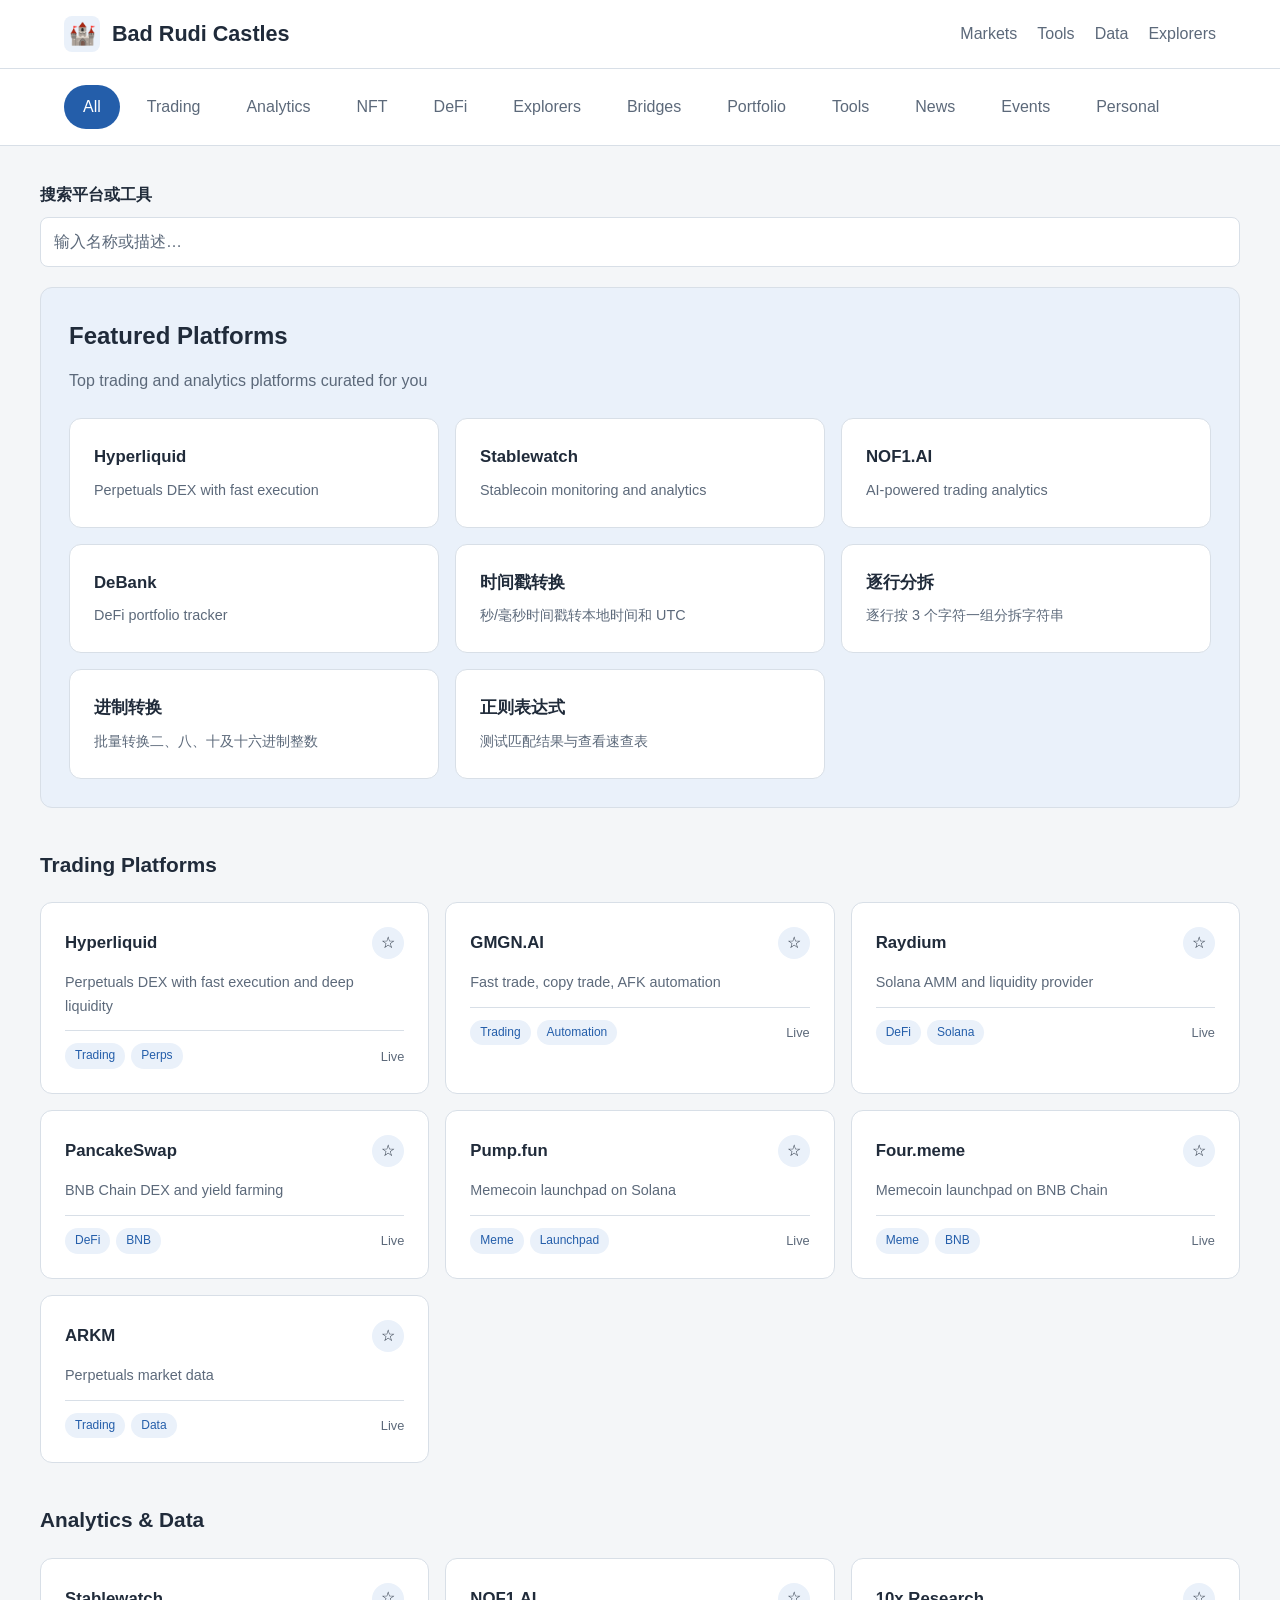
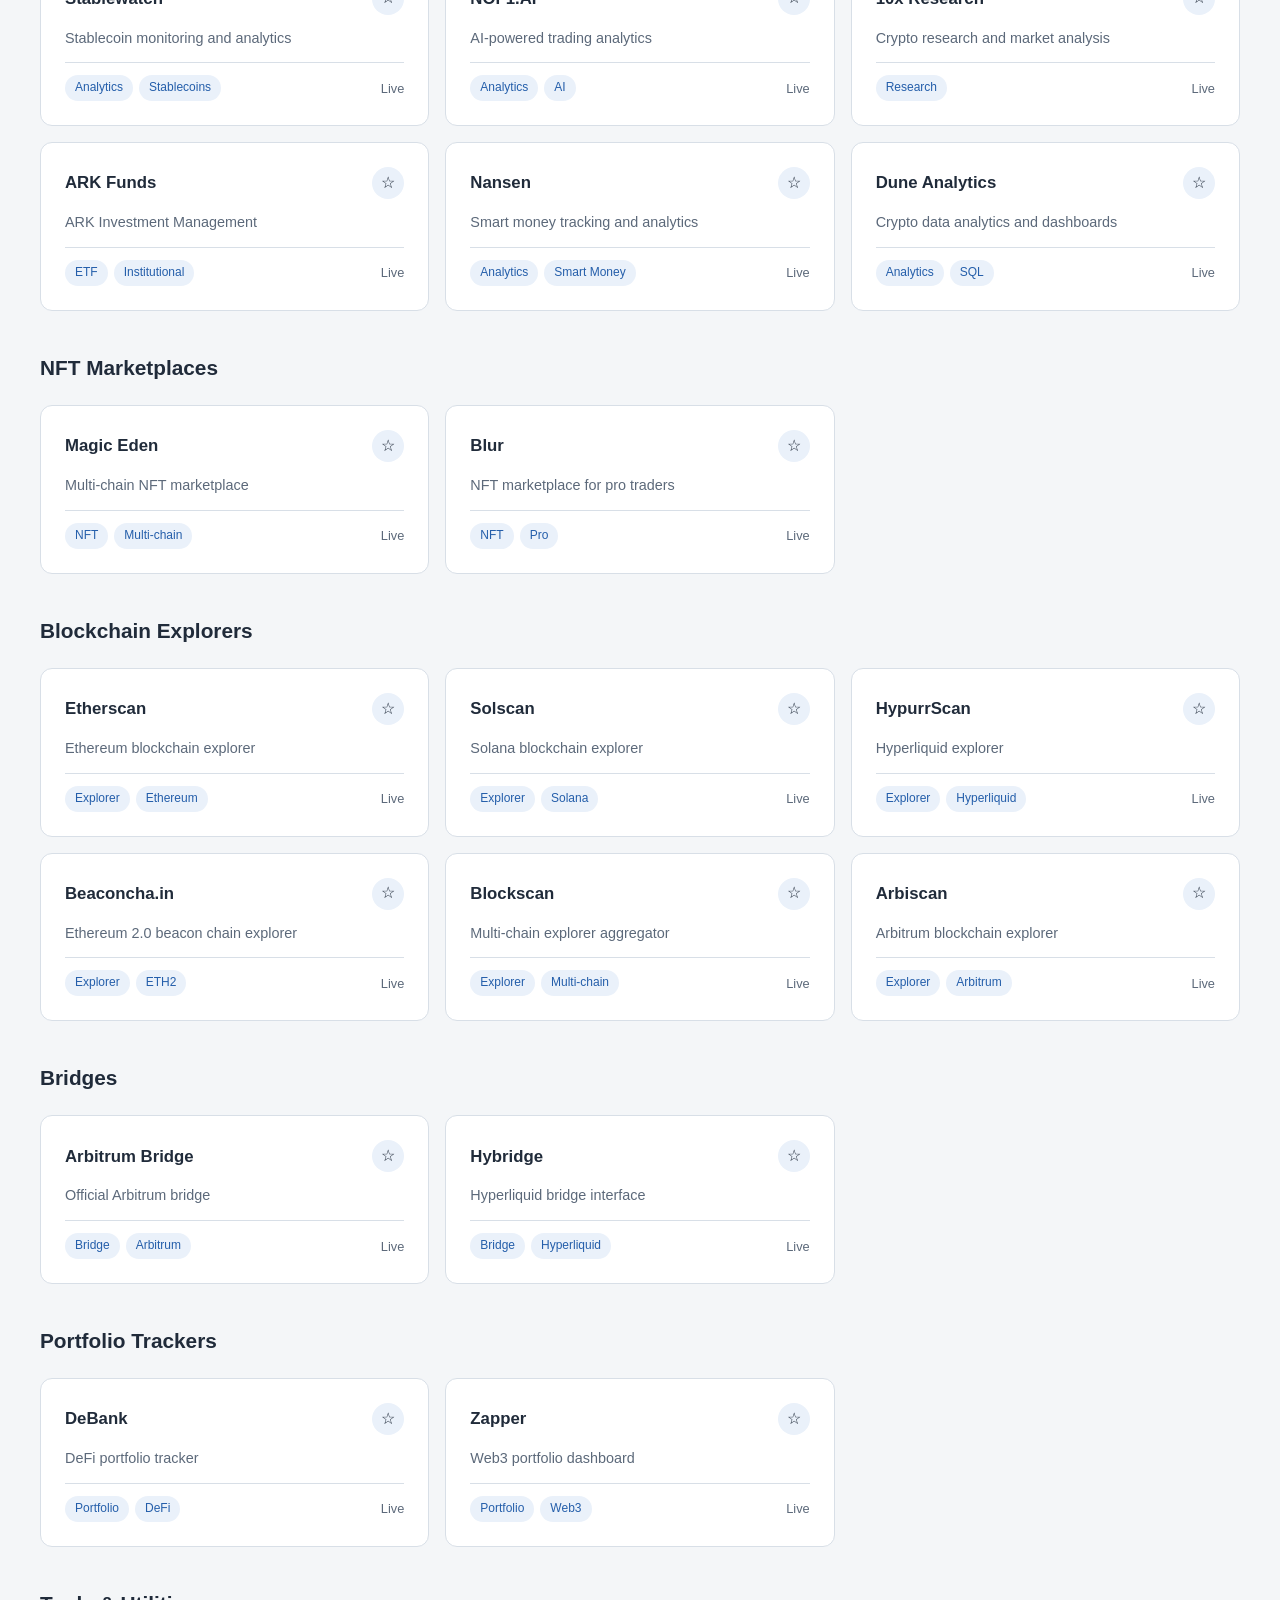
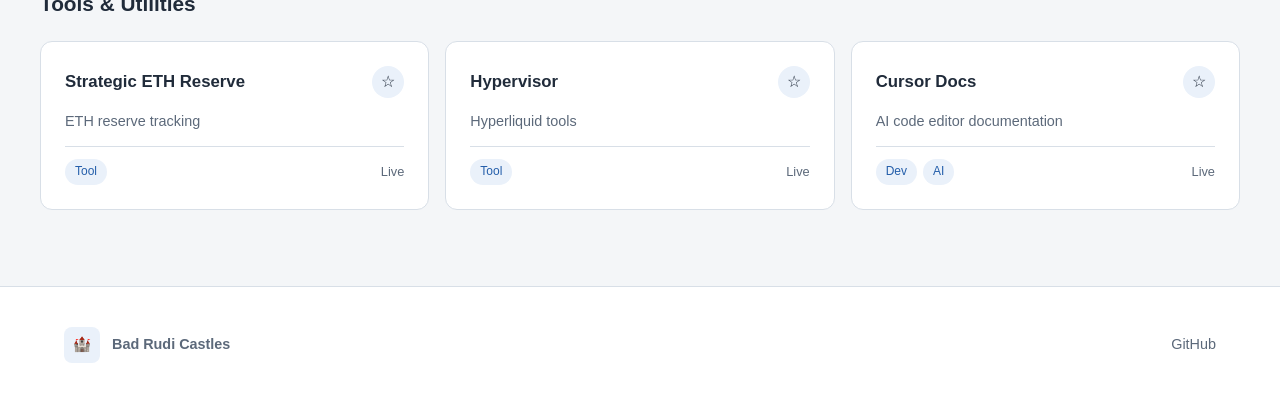
<file: index.html>
<!DOCTYPE html>
<html lang="en">
<head>
    <meta charset="UTF-8">
    <meta name="viewport" content="width=device-width, initial-scale=1.0">
    <title>Bad Rudi Castles</title>
    <link rel="stylesheet" href="assets/style.css">
</head>
<body class="dashboard">
    <!-- Header -->
    <header>
        <div class="header-content">
            <div class="logo">
                <div class="logo-icon">🏰</div>
                <span>Bad Rudi Castles</span>
            </div>
            <nav class="nav-links">
                <a href="#markets">Markets</a>
                <a href="#tools">Tools</a>
                <a href="#data">Data</a>
                <a href="#explorers">Explorers</a>
            </nav>
        </div>
    </header>

    <!-- Category Navigation -->
    <nav class="category-nav">
        <div class="category-nav-content">
            <button type="button" class="category-btn active" aria-pressed="true" data-category="all">All</button>
            <button type="button" class="category-btn" aria-pressed="false" data-category="trading">Trading</button>
            <button type="button" class="category-btn" aria-pressed="false" data-category="analytics">Analytics</button>
            <button type="button" class="category-btn" aria-pressed="false" data-category="nft">NFT</button>
            <button type="button" class="category-btn" aria-pressed="false" data-category="defi">DeFi</button>
            <button type="button" class="category-btn" aria-pressed="false" data-category="explorers">Explorers</button>
            <button type="button" class="category-btn" aria-pressed="false" data-category="bridges">Bridges</button>
            <button type="button" class="category-btn" aria-pressed="false" data-category="portfolio">Portfolio</button>
            <button type="button" class="category-btn" aria-pressed="false" data-category="tools">Tools</button>
            <button type="button" class="category-btn" aria-pressed="false" data-category="news">News</button>
            <button type="button" class="category-btn" aria-pressed="false" data-category="events">Events</button>
            <button type="button" class="category-btn" aria-pressed="false" data-category="personal">Personal</button>
        </div>
    </nav>

    <main class="container">
        <div class="form-group">
            <label for="platform-search">搜索平台或工具</label>
            <input type="search" id="platform-search" placeholder="输入名称或描述…" autocomplete="off">
        </div>
        <p id="platform-empty" role="status" hidden>没有匹配的平台</p>
        <!-- Featured Section -->
        <section class="featured">
            <h2 class="featured-title">Featured Platforms</h2>
            <p class="featured-desc">Top trading and analytics platforms curated for you</p>
            <div class="featured-grid">
                <a href="https://app.hyperliquid.xyz/trade" class="featured-card" data-categories="trading" target="_blank" rel="noopener noreferrer">
                    <h3 class="featured-card-title">Hyperliquid</h3>
                    <p class="featured-card-desc">Perpetuals DEX with fast execution</p>
                </a>
                <a href="https://app.stablewatch.io/" class="featured-card" data-categories="analytics" target="_blank" rel="noopener noreferrer">
                    <h3 class="featured-card-title">Stablewatch</h3>
                    <p class="featured-card-desc">Stablecoin monitoring and analytics</p>
                </a>
                <a href="https://nof1.ai/" class="featured-card" data-categories="analytics" target="_blank" rel="noopener noreferrer">
                    <h3 class="featured-card-title">NOF1.AI</h3>
                    <p class="featured-card-desc">AI-powered trading analytics</p>
                </a>
                <a href="https://debank.com/" class="featured-card" data-categories="portfolio defi" target="_blank" rel="noopener noreferrer">
                    <h3 class="featured-card-title">DeBank</h3>
                    <p class="featured-card-desc">DeFi portfolio tracker</p>
                </a>
                <a href="timestamp-converter.html" class="featured-card" data-categories="tools" target="_blank" rel="noopener noreferrer">
                    <h3 class="featured-card-title">时间戳转换</h3>
                    <p class="featured-card-desc">秒/毫秒时间戳转本地时间和 UTC</p>
                </a>
                <a href="string-splitter.html" class="featured-card" data-categories="tools" target="_blank" rel="noopener noreferrer">
                    <h3 class="featured-card-title">逐行分拆</h3>
                    <p class="featured-card-desc">逐行按 3 个字符一组分拆字符串</p>
                </a>
                <a href="base-converter.html" class="featured-card" data-categories="tools" target="_blank" rel="noopener noreferrer">
                    <h3 class="featured-card-title">进制转换</h3>
                    <p class="featured-card-desc">批量转换二、八、十及十六进制整数</p>
                </a>
                <a href="regex-tester.html" class="featured-card" data-categories="tools" target="_blank" rel="noopener noreferrer">
                    <h3 class="featured-card-title">正则表达式</h3>
                    <p class="featured-card-desc">测试匹配结果与查看速查表</p>
                </a>
            </div>
        </section>

        <!-- Trading Platforms -->
        <section class="section" id="markets" data-category="trading">
            <div class="section-header">
                <h2 class="section-title">Trading Platforms</h2>
            </div>
            <div class="grid">
                <a href="https://app.hyperliquid.xyz/trade" class="card" target="_blank" rel="noopener noreferrer">
                    <div class="card-header">
                        <h3 class="card-title">Hyperliquid</h3>
                        <span class="card-fav" aria-hidden="true">☆</span>
                    </div>
                    <p class="card-desc">Perpetuals DEX with fast execution and deep liquidity</p>
                    <div class="card-footer">
                        <div class="card-tags">
                            <span class="tag trading">Trading</span>
                            <span class="tag">Perps</span>
                        </div>
                        <span class="card-meta">Live</span>
                    </div>
                </a>

                <a href="https://gmgn.ai/" class="card" target="_blank" rel="noopener noreferrer">
                    <div class="card-header">
                        <h3 class="card-title">GMGN.AI</h3>
                        <span class="card-fav" aria-hidden="true">☆</span>
                    </div>
                    <p class="card-desc">Fast trade, copy trade, AFK automation</p>
                    <div class="card-footer">
                        <div class="card-tags">
                            <span class="tag trading">Trading</span>
                            <span class="tag">Automation</span>
                        </div>
                        <span class="card-meta">Live</span>
                    </div>
                </a>

                <a href="https://raydium.io/" class="card" target="_blank" rel="noopener noreferrer">
                    <div class="card-header">
                        <h3 class="card-title">Raydium</h3>
                        <span class="card-fav" aria-hidden="true">☆</span>
                    </div>
                    <p class="card-desc">Solana AMM and liquidity provider</p>
                    <div class="card-footer">
                        <div class="card-tags">
                            <span class="tag defi">DeFi</span>
                            <span class="tag">Solana</span>
                        </div>
                        <span class="card-meta">Live</span>
                    </div>
                </a>

                <a href="https://pancakeswap.finance/" class="card" target="_blank" rel="noopener noreferrer">
                    <div class="card-header">
                        <h3 class="card-title">PancakeSwap</h3>
                        <span class="card-fav" aria-hidden="true">☆</span>
                    </div>
                    <p class="card-desc">BNB Chain DEX and yield farming</p>
                    <div class="card-footer">
                        <div class="card-tags">
                            <span class="tag defi">DeFi</span>
                            <span class="tag">BNB</span>
                        </div>
                        <span class="card-meta">Live</span>
                    </div>
                </a>

                <a href="https://pump.fun/" class="card" target="_blank" rel="noopener noreferrer">
                    <div class="card-header">
                        <h3 class="card-title">Pump.fun</h3>
                        <span class="card-fav" aria-hidden="true">☆</span>
                    </div>
                    <p class="card-desc">Memecoin launchpad on Solana</p>
                    <div class="card-footer">
                        <div class="card-tags">
                            <span class="tag meme">Meme</span>
                            <span class="tag">Launchpad</span>
                        </div>
                        <span class="card-meta">Live</span>
                    </div>
                </a>

                <a href="https://four.meme/" class="card" target="_blank" rel="noopener noreferrer">
                    <div class="card-header">
                        <h3 class="card-title">Four.meme</h3>
                        <span class="card-fav" aria-hidden="true">☆</span>
                    </div>
                    <p class="card-desc">Memecoin launchpad on BNB Chain</p>
                    <div class="card-footer">
                        <div class="card-tags">
                            <span class="tag meme">Meme</span>
                            <span class="tag">BNB</span>
                        </div>
                        <span class="card-meta">Live</span>
                    </div>
                </a>

                <a href="https://arkm.com/markets/perpetuals" class="card" target="_blank" rel="noopener noreferrer">
                    <div class="card-header">
                        <h3 class="card-title">ARKM</h3>
                        <span class="card-fav" aria-hidden="true">☆</span>
                    </div>
                    <p class="card-desc">Perpetuals market data</p>
                    <div class="card-footer">
                        <div class="card-tags">
                            <span class="tag trading">Trading</span>
                            <span class="tag">Data</span>
                        </div>
                        <span class="card-meta">Live</span>
                    </div>
                </a>
            </div>
        </section>

        <!-- Analytics & Data -->
        <section class="section" id="data" data-category="analytics">
            <div class="section-header">
                <h2 class="section-title">Analytics & Data</h2>
            </div>
            <div class="grid">
                <a href="https://app.stablewatch.io/" class="card" target="_blank" rel="noopener noreferrer">
                    <div class="card-header">
                        <h3 class="card-title">Stablewatch</h3>
                        <span class="card-fav" aria-hidden="true">☆</span>
                    </div>
                    <p class="card-desc">Stablecoin monitoring and analytics</p>
                    <div class="card-footer">
                        <div class="card-tags">
                            <span class="tag analytics">Analytics</span>
                            <span class="tag">Stablecoins</span>
                        </div>
                        <span class="card-meta">Live</span>
                    </div>
                </a>

                <a href="https://nof1.ai/" class="card" target="_blank" rel="noopener noreferrer">
                    <div class="card-header">
                        <h3 class="card-title">NOF1.AI</h3>
                        <span class="card-fav" aria-hidden="true">☆</span>
                    </div>
                    <p class="card-desc">AI-powered trading analytics</p>
                    <div class="card-footer">
                        <div class="card-tags">
                            <span class="tag analytics">Analytics</span>
                            <span class="tag">AI</span>
                        </div>
                        <span class="card-meta">Live</span>
                    </div>
                </a>

                <a href="https://10xresearch.com/" class="card" target="_blank" rel="noopener noreferrer">
                    <div class="card-header">
                        <h3 class="card-title">10x Research</h3>
                        <span class="card-fav" aria-hidden="true">☆</span>
                    </div>
                    <p class="card-desc">Crypto research and market analysis</p>
                    <div class="card-footer">
                        <div class="card-tags">
                            <span class="tag analytics">Research</span>
                        </div>
                        <span class="card-meta">Live</span>
                    </div>
                </a>

                <a href="https://www.ark-funds.com/" class="card" target="_blank" rel="noopener noreferrer">
                    <div class="card-header">
                        <h3 class="card-title">ARK Funds</h3>
                        <span class="card-fav" aria-hidden="true">☆</span>
                    </div>
                    <p class="card-desc">ARK Investment Management</p>
                    <div class="card-footer">
                        <div class="card-tags">
                            <span class="tag">ETF</span>
                            <span class="tag">Institutional</span>
                        </div>
                        <span class="card-meta">Live</span>
                    </div>
                </a>

                <a href="https://app.nansen.ai/" class="card" target="_blank" rel="noopener noreferrer">
                    <div class="card-header">
                        <h3 class="card-title">Nansen</h3>
                        <span class="card-fav" aria-hidden="true">☆</span>
                    </div>
                    <p class="card-desc">Smart money tracking and analytics</p>
                    <div class="card-footer">
                        <div class="card-tags">
                            <span class="tag analytics">Analytics</span>
                            <span class="tag">Smart Money</span>
                        </div>
                        <span class="card-meta">Live</span>
                    </div>
                </a>

                <a href="https://dune.com/" class="card" target="_blank" rel="noopener noreferrer">
                    <div class="card-header">
                        <h3 class="card-title">Dune Analytics</h3>
                        <span class="card-fav" aria-hidden="true">☆</span>
                    </div>
                    <p class="card-desc">Crypto data analytics and dashboards</p>
                    <div class="card-footer">
                        <div class="card-tags">
                            <span class="tag analytics">Analytics</span>
                            <span class="tag">SQL</span>
                        </div>
                        <span class="card-meta">Live</span>
                    </div>
                </a>
            </div>
        </section>

        <!-- NFT Marketplaces -->
        <section class="section" data-category="nft">
            <div class="section-header">
                <h2 class="section-title">NFT Marketplaces</h2>
            </div>
            <div class="grid">
                <a href="https://magiceden.io/" class="card" target="_blank" rel="noopener noreferrer">
                    <div class="card-header">
                        <h3 class="card-title">Magic Eden</h3>
                        <span class="card-fav" aria-hidden="true">☆</span>
                    </div>
                    <p class="card-desc">Multi-chain NFT marketplace</p>
                    <div class="card-footer">
                        <div class="card-tags">
                            <span class="tag nft">NFT</span>
                            <span class="tag">Multi-chain</span>
                        </div>
                        <span class="card-meta">Live</span>
                    </div>
                </a>

                <a href="https://blur.io/" class="card" target="_blank" rel="noopener noreferrer">
                    <div class="card-header">
                        <h3 class="card-title">Blur</h3>
                        <span class="card-fav" aria-hidden="true">☆</span>
                    </div>
                    <p class="card-desc">NFT marketplace for pro traders</p>
                    <div class="card-footer">
                        <div class="card-tags">
                            <span class="tag nft">NFT</span>
                            <span class="tag">Pro</span>
                        </div>
                        <span class="card-meta">Live</span>
                    </div>
                </a>
            </div>
        </section>

        <!-- Blockchain Explorers -->
        <section class="section" id="explorers" data-category="explorers">
            <div class="section-header">
                <h2 class="section-title">Blockchain Explorers</h2>
            </div>
            <div class="grid">
                <a href="https://etherscan.io/" class="card" target="_blank" rel="noopener noreferrer">
                    <div class="card-header">
                        <h3 class="card-title">Etherscan</h3>
                        <span class="card-fav" aria-hidden="true">☆</span>
                    </div>
                    <p class="card-desc">Ethereum blockchain explorer</p>
                    <div class="card-footer">
                        <div class="card-tags">
                            <span class="tag explorer">Explorer</span>
                            <span class="tag">Ethereum</span>
                        </div>
                        <span class="card-meta">Live</span>
                    </div>
                </a>

                <a href="https://solscan.io/" class="card" target="_blank" rel="noopener noreferrer">
                    <div class="card-header">
                        <h3 class="card-title">Solscan</h3>
                        <span class="card-fav" aria-hidden="true">☆</span>
                    </div>
                    <p class="card-desc">Solana blockchain explorer</p>
                    <div class="card-footer">
                        <div class="card-tags">
                            <span class="tag explorer">Explorer</span>
                            <span class="tag">Solana</span>
                        </div>
                        <span class="card-meta">Live</span>
                    </div>
                </a>

                <a href="https://hypurrscan.io/" class="card" target="_blank" rel="noopener noreferrer">
                    <div class="card-header">
                        <h3 class="card-title">HypurrScan</h3>
                        <span class="card-fav" aria-hidden="true">☆</span>
                    </div>
                    <p class="card-desc">Hyperliquid explorer</p>
                    <div class="card-footer">
                        <div class="card-tags">
                            <span class="tag explorer">Explorer</span>
                            <span class="tag">Hyperliquid</span>
                        </div>
                        <span class="card-meta">Live</span>
                    </div>
                </a>

                <a href="https://beaconcha.in/" class="card" target="_blank" rel="noopener noreferrer">
                    <div class="card-header">
                        <h3 class="card-title">Beaconcha.in</h3>
                        <span class="card-fav" aria-hidden="true">☆</span>
                    </div>
                    <p class="card-desc">Ethereum 2.0 beacon chain explorer</p>
                    <div class="card-footer">
                        <div class="card-tags">
                            <span class="tag explorer">Explorer</span>
                            <span class="tag">ETH2</span>
                        </div>
                        <span class="card-meta">Live</span>
                    </div>
                </a>

                <a href="https://blockscan.com/" class="card" target="_blank" rel="noopener noreferrer">
                    <div class="card-header">
                        <h3 class="card-title">Blockscan</h3>
                        <span class="card-fav" aria-hidden="true">☆</span>
                    </div>
                    <p class="card-desc">Multi-chain explorer aggregator</p>
                    <div class="card-footer">
                        <div class="card-tags">
                            <span class="tag explorer">Explorer</span>
                            <span class="tag">Multi-chain</span>
                        </div>
                        <span class="card-meta">Live</span>
                    </div>
                </a>

                <a href="https://arbiscan.io/" class="card" target="_blank" rel="noopener noreferrer">
                    <div class="card-header">
                        <h3 class="card-title">Arbiscan</h3>
                        <span class="card-fav" aria-hidden="true">☆</span>
                    </div>
                    <p class="card-desc">Arbitrum blockchain explorer</p>
                    <div class="card-footer">
                        <div class="card-tags">
                            <span class="tag explorer">Explorer</span>
                            <span class="tag">Arbitrum</span>
                        </div>
                        <span class="card-meta">Live</span>
                    </div>
                </a>
            </div>
        </section>

        <!-- Bridges -->
        <section class="section" data-category="bridges">
            <div class="section-header">
                <h2 class="section-title">Bridges</h2>
            </div>
            <div class="grid">
                <a href="https://bridge.arbitrum.io/" class="card" target="_blank" rel="noopener noreferrer">
                    <div class="card-header">
                        <h3 class="card-title">Arbitrum Bridge</h3>
                        <span class="card-fav" aria-hidden="true">☆</span>
                    </div>
                    <p class="card-desc">Official Arbitrum bridge</p>
                    <div class="card-footer">
                        <div class="card-tags">
                            <span class="tag bridge">Bridge</span>
                            <span class="tag">Arbitrum</span>
                        </div>
                        <span class="card-meta">Live</span>
                    </div>
                </a>

                <a href="https://v3.hybridge.xyz/" class="card" target="_blank" rel="noopener noreferrer">
                    <div class="card-header">
                        <h3 class="card-title">Hybridge</h3>
                        <span class="card-fav" aria-hidden="true">☆</span>
                    </div>
                    <p class="card-desc">Hyperliquid bridge interface</p>
                    <div class="card-footer">
                        <div class="card-tags">
                            <span class="tag bridge">Bridge</span>
                            <span class="tag">Hyperliquid</span>
                        </div>
                        <span class="card-meta">Live</span>
                    </div>
                </a>
            </div>
        </section>

        <!-- Portfolio Trackers -->
        <section class="section" data-category="portfolio">
            <div class="section-header">
                <h2 class="section-title">Portfolio Trackers</h2>
            </div>
            <div class="grid">
                <a href="https://debank.com/" class="card" target="_blank" rel="noopener noreferrer">
                    <div class="card-header">
                        <h3 class="card-title">DeBank</h3>
                        <span class="card-fav" aria-hidden="true">☆</span>
                    </div>
                    <p class="card-desc">DeFi portfolio tracker</p>
                    <div class="card-footer">
                        <div class="card-tags">
                            <span class="tag">Portfolio</span>
                            <span class="tag">DeFi</span>
                        </div>
                        <span class="card-meta">Live</span>
                    </div>
                </a>

                <a href="https://zapper.xyz/" class="card" target="_blank" rel="noopener noreferrer">
                    <div class="card-header">
                        <h3 class="card-title">Zapper</h3>
                        <span class="card-fav" aria-hidden="true">☆</span>
                    </div>
                    <p class="card-desc">Web3 portfolio dashboard</p>
                    <div class="card-footer">
                        <div class="card-tags">
                            <span class="tag">Portfolio</span>
                            <span class="tag">Web3</span>
                        </div>
                        <span class="card-meta">Live</span>
                    </div>
                </a>
            </div>
        </section>

        <!-- Tools & Utilities -->
        <section class="section" id="tools" data-category="tools">
            <div class="section-header">
                <h2 class="section-title">Tools & Utilities</h2>
            </div>
            <div class="grid">
                <a href="https://www.strategicethreserve.xyz/" class="card" target="_blank" rel="noopener noreferrer">
                    <div class="card-header">
                        <h3 class="card-title">Strategic ETH Reserve</h3>
                        <span class="card-fav" aria-hidden="true">☆</span>
                    </div>
                    <p class="card-desc">ETH reserve tracking</p>
                    <div class="card-footer">
                        <div class="card-tags">
                            <span class="tag">Tool</span>
                        </div>
                        <span class="card-meta">Live</span>
                    </div>
                </a>

                <a href="https://hypervisor.gg/" class="card" target="_blank" rel="noopener noreferrer">
                    <div class="card-header">
                        <h3 class="card-title">Hypervisor</h3>
                        <span class="card-fav" aria-hidden="true">☆</span>
                    </div>
                    <p class="card-desc">Hyperliquid tools</p>
                    <div class="card-footer">
                        <div class="card-tags">
                            <span class="tag">Tool</span>
                        </div>
                        <span class="card-meta">Live</span>
                    </div>
                </a>

                <a href="https://docs.cursor.com/" class="card" target="_blank" rel="noopener noreferrer">
                    <div class="card-header">
                        <h3 class="card-title">Cursor Docs</h3>
                        <span class="card-fav" aria-hidden="true">☆</span>
                    </div>
                    <p class="card-desc">AI code editor documentation</p>
                    <div class="card-footer">
                        <div class="card-tags">
                            <span class="tag">Dev</span>
                            <span class="tag">AI</span>
                        </div>
                        <span class="card-meta">Live</span>
                    </div>
                </a>
            </div>
        </section>
    </main>

    <!-- Footer -->
    <footer>
        <div class="footer-content">
            <div class="footer-brand">
                <div class="logo-icon">🏰</div>
                <span class="footer-logo">Bad Rudi Castles</span>
            </div>
            <div class="footer-links">
                <a href="https://github.com/bruce-cham/tools" target="_blank" rel="noopener noreferrer">GitHub</a>
            </div>
        </div>
    </footer>
    <script>
        const search = document.getElementById('platform-search');
        const categoryButtons = [...document.querySelectorAll('.category-btn')];
        const sections = [...document.querySelectorAll('main section')];
        let activeCategory = 'all';

        function filterPlatforms() {
            const query = search.value.trim().toLocaleLowerCase();
            let visibleCount = 0;
            for (const section of sections) {
                let sectionCount = 0;
                for (const card of section.querySelectorAll('.card, .featured-card')) {
                    const categories = (card.dataset.categories || section.dataset.category || '').split(' ');
                    if ([...card.querySelectorAll('.tag')].some(tag => tag.textContent.trim().toLowerCase() === 'defi')) {
                        categories.push('defi');
                    }
                    const title = card.querySelector('h3').textContent;
                    const description = card.querySelector('.card-desc, .featured-card-desc').textContent;
                    const matchesSearch = (title + ' ' + description).toLocaleLowerCase().includes(query);
                    const matchesCategory = activeCategory === 'all' || categories.includes(activeCategory);
                    card.hidden = !(matchesSearch && matchesCategory);
                    if (!card.hidden) sectionCount++;
                }
                section.hidden = sectionCount === 0;
                visibleCount += sectionCount;
            }
            document.getElementById('platform-empty').hidden = visibleCount !== 0;
        }

        search.addEventListener('input', filterPlatforms);
        function setCategory(button) {
            activeCategory = button.dataset.category;
            categoryButtons.forEach(category => {
                const selected = category === button;
                category.classList.toggle('active', selected);
                category.setAttribute('aria-pressed', String(selected));
            });
            filterPlatforms();
        }
        categoryButtons.forEach(button => button.addEventListener('click', () => setCategory(button)));
        document.querySelectorAll('.nav-links a[href^="#"]').forEach(link => link.addEventListener('click', () => {
            const target = document.querySelector(link.getAttribute('href'));
            if (target && target.hidden) {
                search.value = '';
                setCategory(categoryButtons.find(button => button.dataset.category === 'all'));
            }
        }));
        filterPlatforms();
    </script>
</body>
</html>
</file>
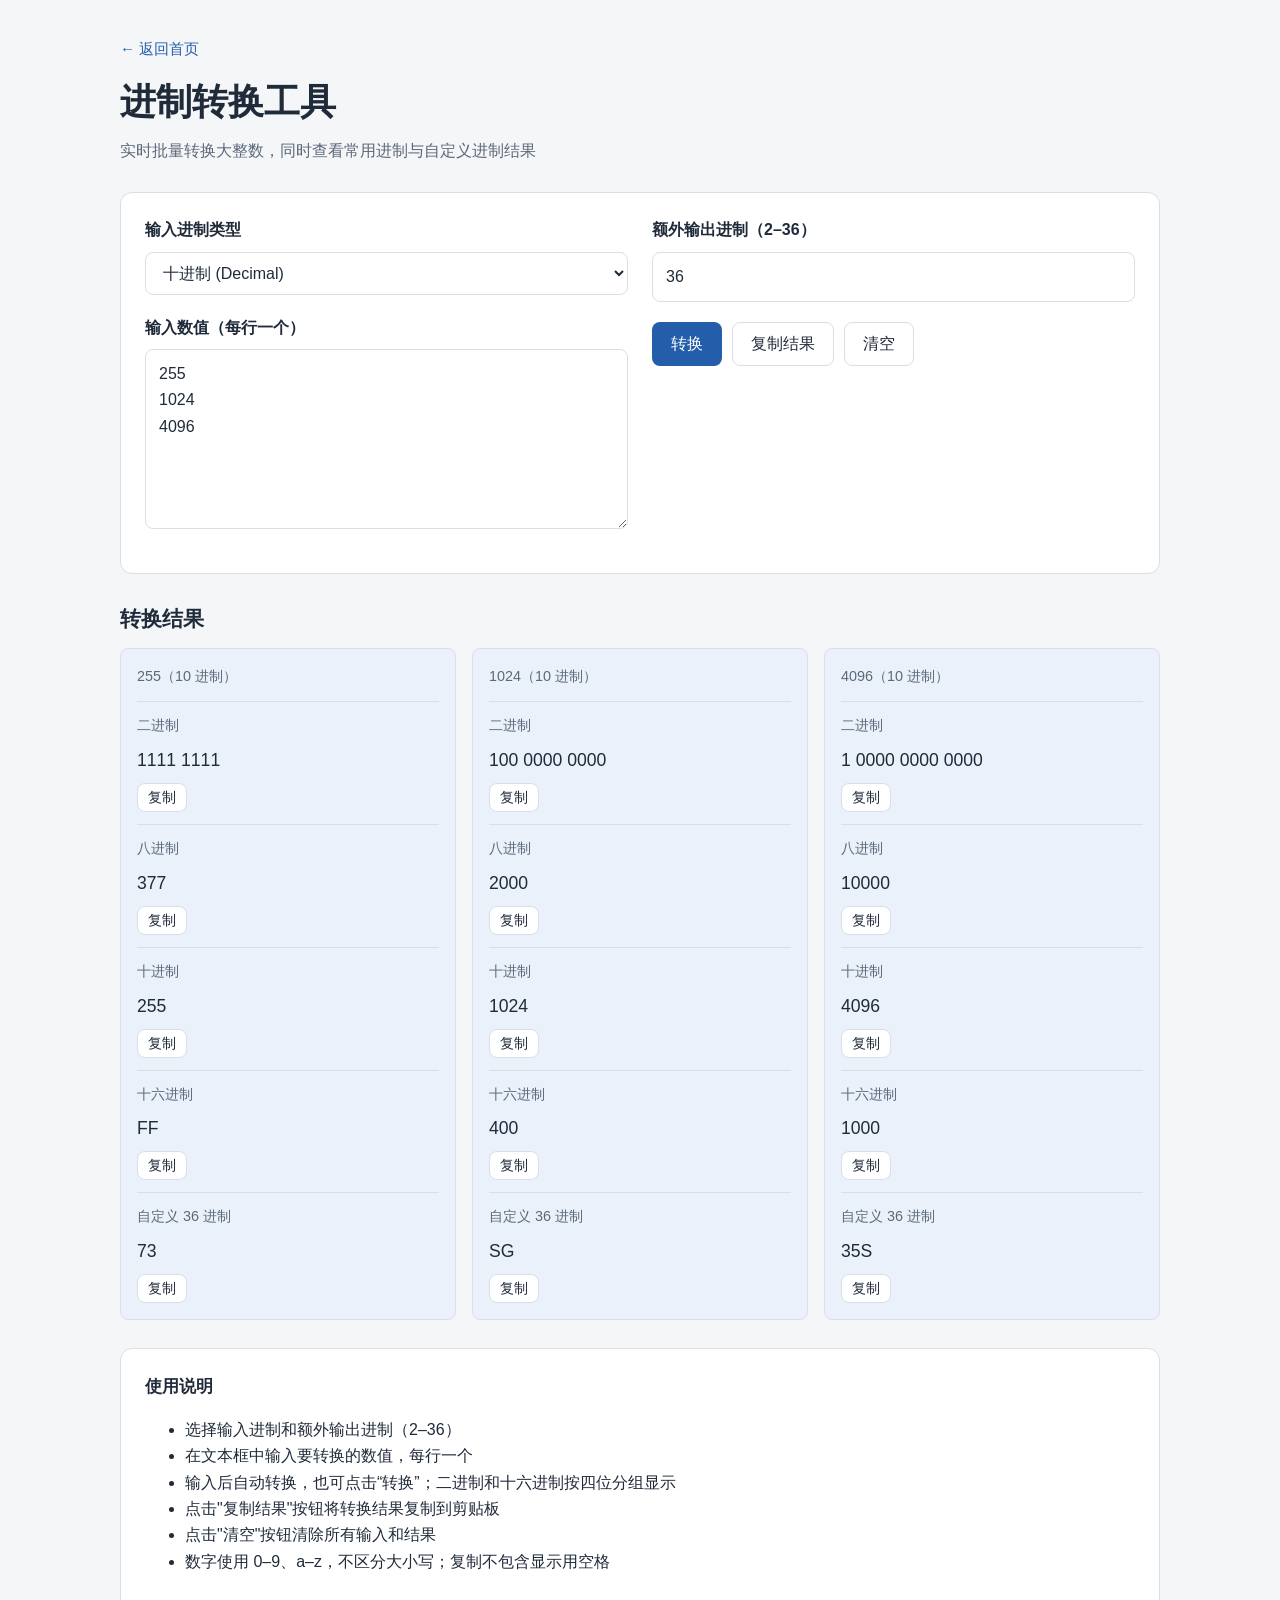
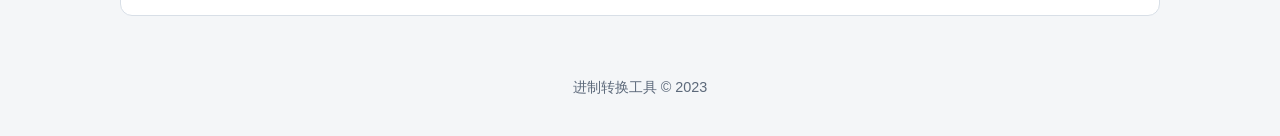
<file: base-converter.html>
<!DOCTYPE html>
<html lang="zh-CN">
<head>
    <meta charset="UTF-8">
    <meta name="viewport" content="width=device-width, initial-scale=1.0">
    <title>进制转换工具</title>
    <link rel="stylesheet" href="assets/style.css">
</head>
<body class="tool-page">
    <main class="container">
        <header class="page-header">
            <a class="back-link" href="index.html">← 返回首页</a>
            <h1>进制转换工具</h1>
            <p class="description">实时批量转换大整数，同时查看常用进制与自定义进制结果</p>
        </header>
        
        <div class="input-section">
            <div>
                <div class="form-group">
                    <label for="inputType">输入进制类型</label>
                    <select id="inputType">
                        <option value="2">二进制 (Binary)</option>
                        <option value="8">八进制 (Octal)</option>
                        <option value="10" selected>十进制 (Decimal)</option>
                        <option value="16">十六进制 (Hexadecimal)</option>
                        <option value="custom">自定义进制</option>
                    </select>
                </div>
                
                <div class="form-group" id="customInputGroup" hidden>
                    <label for="customInputBase">自定义输入进制（2–36）</label>
                    <input type="number" id="customInputBase" min="2" max="36" step="1" value="36">
                </div>
                <div class="form-group">
                    <label for="inputValue">输入数值（每行一个）</label>
                    <textarea id="inputValue" placeholder="请输入要转换的数值，每行一个&#10;例如：&#10;255&#10;1024&#10;4096"></textarea>
                </div>
            </div>
            
            <div>
                <div class="form-group">
                    <label for="customOutputBase">额外输出进制（2–36）</label>
                    <input type="number" id="customOutputBase" min="2" max="36" step="1" value="36">
                    <p id="baseStatus" class="inline-error" role="status"></p>
                </div>
                
                <div class="buttons">
                    <button class="convert-btn" onclick="convert()">转换</button>
                    <button class="copy-btn" onclick="copyResults()">复制结果</button>
                    <button class="clear-btn" onclick="clearAll()">清空</button>
                </div>
            </div>
        </div>
        
        <div class="result-section">
            <h2>转换结果</h2>
            <div id="results" class="result-grid">
                <div class="result-box">
                    <div class="result-title">等待输入</div>
                    <div class="result-value">请输入数值并点击转换</div>
                </div>
            </div>
        </div>
        
        <div class="instructions">
            <h3>使用说明</h3>
            <ul>
                <li>选择输入进制和额外输出进制（2–36）</li>
                <li>在文本框中输入要转换的数值，每行一个</li>
                <li>输入后自动转换，也可点击“转换”；二进制和十六进制按四位分组显示</li>
                <li>点击"复制结果"按钮将转换结果复制到剪贴板</li>
                <li>点击"清空"按钮清除所有输入和结果</li>
                <li>数字使用 0–9、a–z，不区分大小写；复制不包含显示用空格</li>
            </ul>
        </div>
    </main>
    
    <div class="footer">
        <p>进制转换工具 &copy; 2023</p>
    </div>
    
    <div class="notification" id="notification" role="status">结果已复制到剪贴板！</div>

    <script>
        const inputType = document.getElementById('inputType');
        const inputValue = document.getElementById('inputValue');
        const customInputBase = document.getElementById('customInputBase');
        const customOutputBase = document.getElementById('customOutputBase');
        const resultsContainer = document.getElementById('results');
        let conversionTimer;
        let notificationTimer;

        function readBase(value) {
            const base = Number(value);
            if (!Number.isInteger(base) || base < 2 || base > 36) {
                throw new Error('进制必须是 2–36 之间的整数');
            }
            return base;
        }

        function parseInteger(value, base) {
            const sign = value.startsWith('-') ? -1n : 1n;
            let digits = value.replace(/^[+-]/, '').toLowerCase();
            const prefixes = { 2: /^0b/i, 8: /^0o/i, 16: /^0x/i };
            if (prefixes[base]) digits = digits.replace(prefixes[base], '');
            if (!/^[0-9a-z]+$/.test(digits)) throw new Error('无效的输入值或进制数字');
            let result = 0n;
            for (const char of digits) {
                const digit = parseInt(char, 36);
                if (digit >= base) throw new Error('无效的输入值或进制数字');
                result = result * BigInt(base) + BigInt(digit);
            }
            return sign * result;
        }

        function element(tag, className, text) {
            const node = document.createElement(tag);
            node.className = className;
            if (text !== undefined) node.textContent = text;
            return node;
        }

        function grouped(value) {
            const sign = value.startsWith('-') ? '-' : '';
            const digits = value.replace(/^-/, '');
            return sign + digits.replace(/\B(?=(.{4})+$)/g, ' ');
        }

        function convert() {
            clearTimeout(conversionTimer);
            document.getElementById('customInputGroup').hidden = inputType.value !== 'custom';
            const status = document.getElementById('baseStatus');
            status.textContent = '';
            resultsContainer.replaceChildren();
            let base;
            let extraBase;
            try {
                base = readBase(inputType.value === 'custom' ? customInputBase.value : inputType.value);
            } catch (error) {
                status.textContent = '输入' + error.message;
                return;
            }
            try {
                extraBase = readBase(customOutputBase.value);
            } catch (error) {
                status.textContent = '输出' + error.message;
            }
            const values = inputValue.value.split('\n').map(value => value.trim()).filter(Boolean);
            if (!values.length) {
                resultsContainer.append(element('div', 'result-box', '请输入有效数值'));
                return;
            }
            for (const value of values) {
                const box = element('div', 'result-box');
                box.append(element('div', 'result-title', value + '（' + base + ' 进制）'));
                try {
                    const number = parseInteger(value, base);
                    const bases = [[2, '二进制'], [8, '八进制'], [10, '十进制'], [16, '十六进制']];
                    if (extraBase !== undefined) bases.push([extraBase, '自定义 ' + extraBase + ' 进制']);
                    for (const [outputBase, label] of bases) {
                        const raw = number.toString(outputBase).toUpperCase();
                        const row = element('div', 'conversion-row');
                        row.dataset.base = outputBase;
                        const output = element('div', 'result-value', outputBase === 2 || outputBase === 16 ? grouped(raw) : raw);
                        output.dataset.copy = raw;
                        output.dataset.label = label;
                        const button = element('button', 'secondary value-copy', '复制');
                        button.type = 'button';
                        button.setAttribute('aria-label', '复制' + label + '结果');
                        button.addEventListener('click', () => copyText(raw));
                        row.append(element('div', 'result-title', label), output, button);
                        box.append(row);
                    }
                } catch (error) {
                    box.append(element('div', 'result-value inline-error', '转换错误: ' + error.message));
                }
                resultsContainer.append(box);
            }
        }

        async function copyText(text) {
            try {
                if (!navigator.clipboard) throw new Error('当前环境不支持剪贴板，请手动选择结果复制');
                await navigator.clipboard.writeText(text);
                showNotification('结果已复制到剪贴板！');
            } catch (error) {
                showNotification('复制失败: ' + error.message, true);
            }
        }

        function copyResults() {
            const boxes = [...resultsContainer.querySelectorAll('.result-box')];
            if (!resultsContainer.querySelector('[data-copy]')) {
                showNotification('没有可复制的结果', true);
                return;
            }
            copyText(boxes.map(box => [
                box.querySelector('.result-title').textContent,
                ...[...box.querySelectorAll('[data-copy]')].map(value => value.dataset.label + ': ' + value.dataset.copy),
                ...[...box.querySelectorAll('.inline-error')].map(value => value.textContent)
            ].join('\n')).join('\n\n'));
        }

        function clearAll() {
            clearTimeout(conversionTimer);
            inputValue.value = '';
            convert();
        }

        function showNotification(message, isError = false) {
            const notification = document.getElementById('notification');
            notification.textContent = message;
            notification.classList.toggle('error', isError);
            notification.classList.add('show');
            clearTimeout(notificationTimer);
            notificationTimer = setTimeout(() => notification.classList.remove('show'), 3000);
        }

        function scheduleConversion() {
            document.getElementById('customInputGroup').hidden = inputType.value !== 'custom';
            clearTimeout(conversionTimer);
            conversionTimer = setTimeout(convert, 150);
        }

        inputValue.addEventListener('input', scheduleConversion);
        inputType.addEventListener('change', scheduleConversion);
        customInputBase.addEventListener('input', scheduleConversion);
        customOutputBase.addEventListener('input', scheduleConversion);
        inputValue.value = '255\n1024\n4096';
        convert();
    </script>
</body>
</html>
</file>
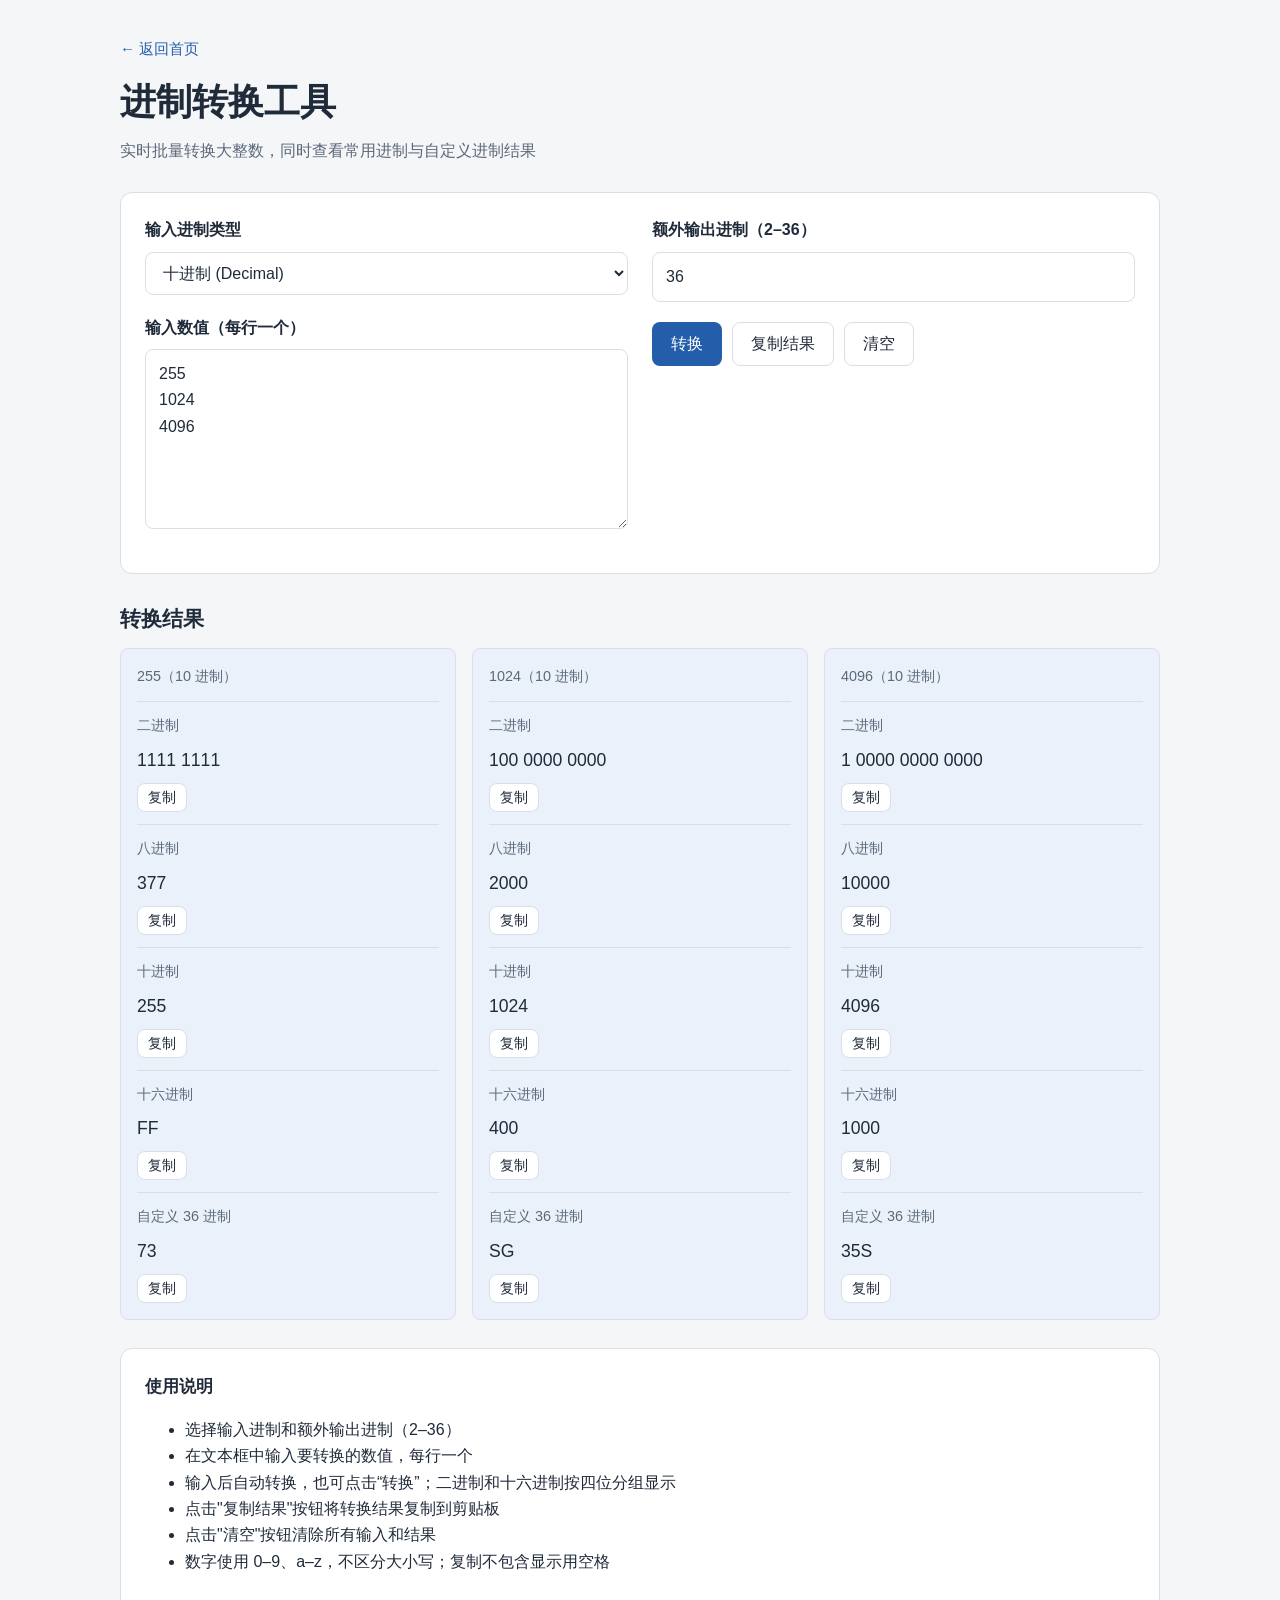
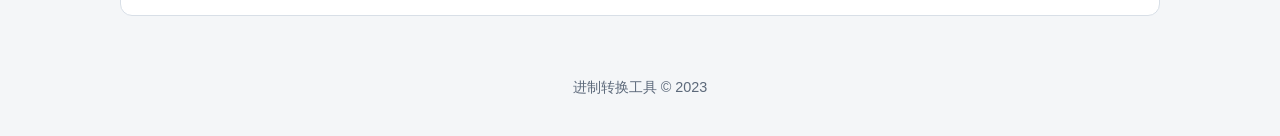
<file: carrysystem.html>
<!DOCTYPE html>
<html lang="zh-CN">
<head>
    <meta charset="UTF-8">
    <meta name="viewport" content="width=device-width, initial-scale=1.0">
    <title>页面已迁移</title>
    <link rel="canonical" href="base-converter.html">
    <meta http-equiv="refresh" content="0; url=base-converter.html">
    <script>location.replace("base-converter.html" + location.search + location.hash);</script>
</head>
<body>
    <p>页面已迁移，<a id="destination" href="base-converter.html">点击前往新页面</a>。</p>
    <script>document.getElementById("destination").href += location.search + location.hash;</script>
</body>
</html>
</file>
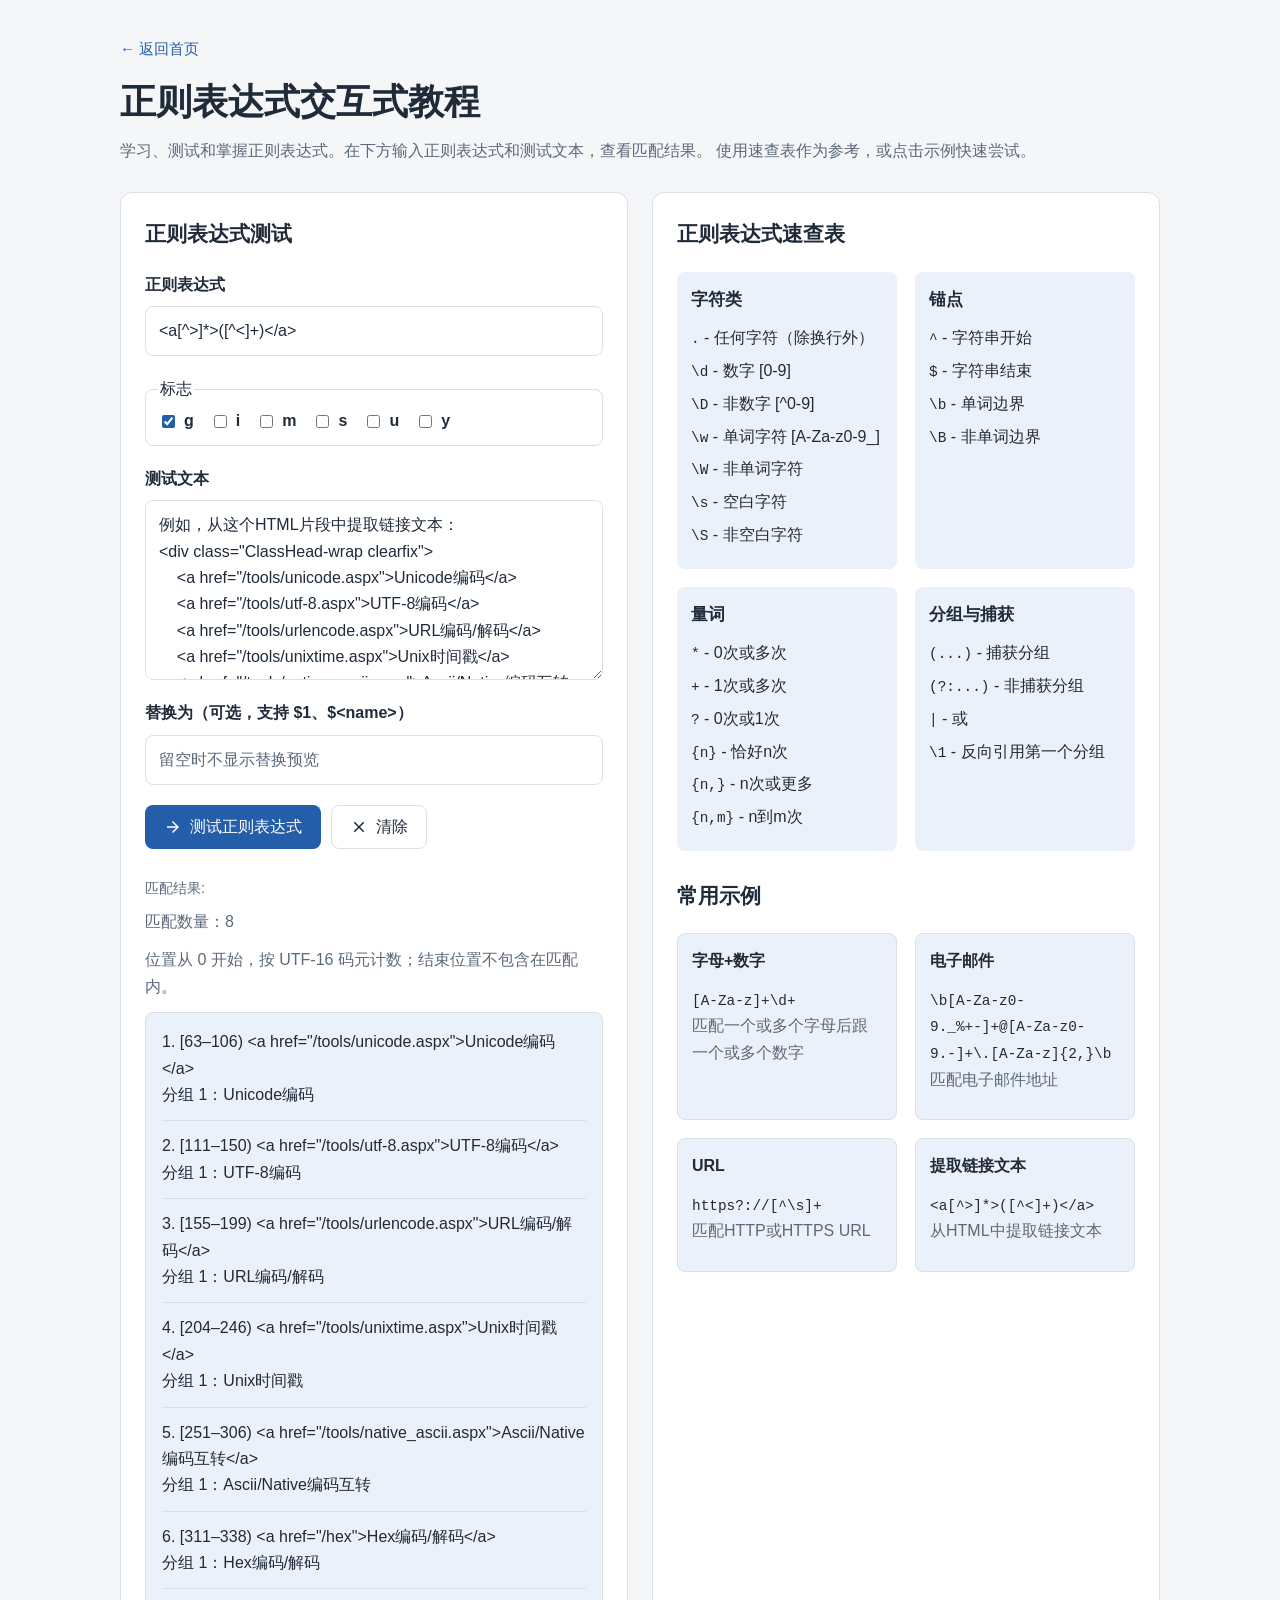
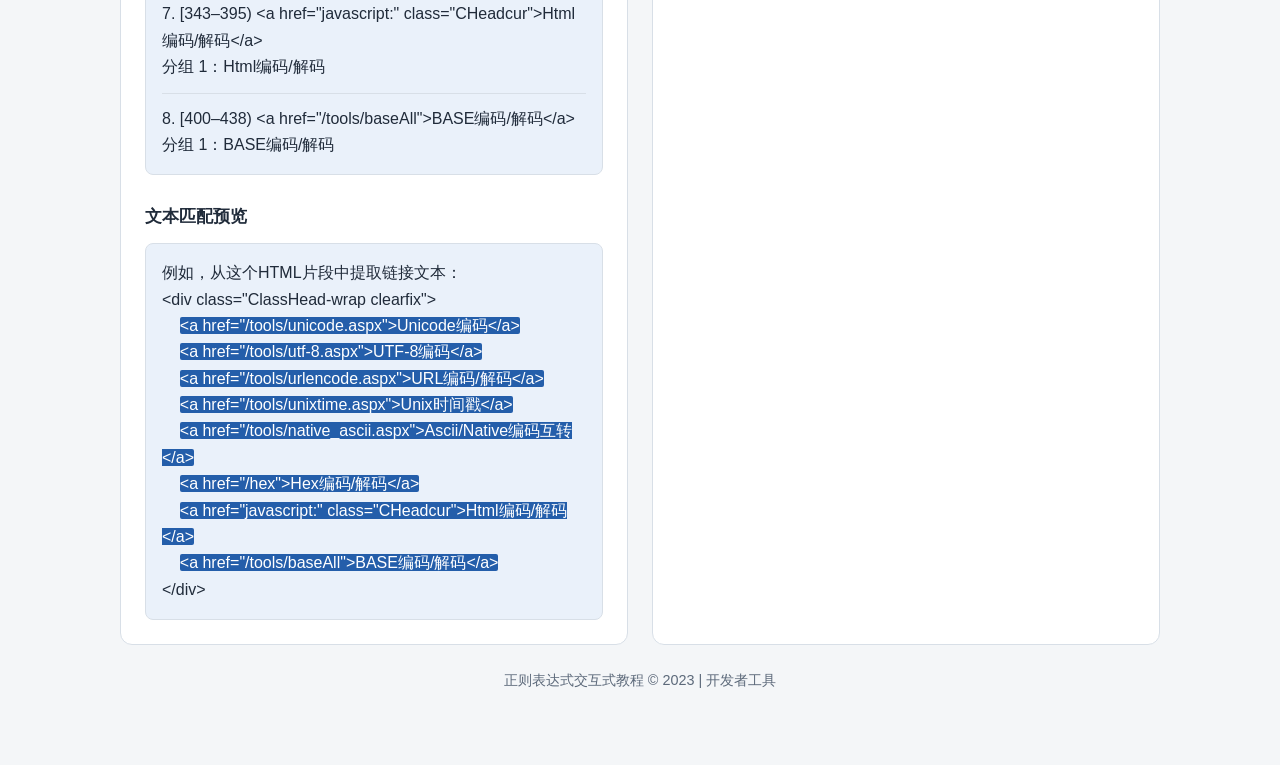
<file: regex-tester.html>
<!DOCTYPE html>
<html lang="zh-CN">
<head>
    <meta charset="UTF-8">
    <meta name="viewport" content="width=device-width, initial-scale=1.0">
    <title>正则表达式交互式教程</title>
    <link rel="stylesheet" href="assets/style.css">
</head>
<body class="tool-page">
    <main class="container">
        <header class="page-header">
            <a class="back-link" href="index.html">← 返回首页</a>
            <h1>正则表达式交互式教程</h1>
            <p class="description">
                学习、测试和掌握正则表达式。在下方输入正则表达式和测试文本，查看匹配结果。
                使用速查表作为参考，或点击示例快速尝试。
            </p>
        </header>
        
        <div class="content">
            <div class="regex-section">
                <div class="section-header">
                    <h2>正则表达式测试</h2>
                </div>
                
                <div class="input-group">
                    <label for="regex-input">正则表达式</label>
                    <input type="text" id="regex-input" class="regex-input" placeholder="例如: [A-Za-z]+\\d+">
                </div>
                
                <fieldset class="regex-flags" id="regex-flags">
                    <legend>标志</legend>
                    <label><input type="checkbox" value="g" checked> g</label>
                    <label><input type="checkbox" value="i"> i</label>
                    <label><input type="checkbox" value="m"> m</label>
                    <label><input type="checkbox" value="s"> s</label>
                    <label><input type="checkbox" value="u"> u</label>
                    <label><input type="checkbox" value="y"> y</label>
                </fieldset>

                <div class="input-group">
                    <label for="test-text">测试文本</label>
                    <textarea id="test-text" class="test-text" placeholder="在此输入要测试的文本...">例如，从这个HTML片段中提取链接文本：
&lt;div class="ClassHead-wrap clearfix"&gt;
    &lt;a href="/tools/unicode.aspx"&gt;Unicode编码&lt;/a&gt;
    &lt;a href="/tools/utf-8.aspx"&gt;UTF-8编码&lt;/a&gt;
    &lt;a href="/tools/urlencode.aspx"&gt;URL编码/解码&lt;/a&gt;
    &lt;a href="/tools/unixtime.aspx"&gt;Unix时间戳&lt;/a&gt;
    &lt;a href="/tools/native_ascii.aspx"&gt;Ascii/Native编码互转&lt;/a&gt;
    &lt;a href="/hex"&gt;Hex编码/解码&lt;/a&gt;
    &lt;a href="javascript:" class="CHeadcur"&gt;Html编码/解码&lt;/a&gt;
    &lt;a href="/tools/baseAll"&gt;BASE编码/解码&lt;/a&gt;
&lt;/div&gt;</textarea>
                </div>
                
                <div class="input-group">
                    <label for="replacement">替换为（可选，支持 $1、$&lt;name&gt;）</label>
                    <input type="text" id="replacement" placeholder="留空时不显示替换预览">
                </div>
                <div class="button-container">
                    <button class="test-btn" id="test-btn">
                        <svg class="icon" xmlns="http://www.w3.org/2000/svg" viewBox="0 0 24 24" fill="white" width="18px" height="18px">
                            <path d="M0 0h24v24H0z" fill="none"/>
                            <path d="M12 4l-1.41 1.41L16.17 11H4v2h12.17l-5.58 5.59L12 20l8-8z"/>
                        </svg>
                        测试正则表达式
                    </button>
                    <button class="clear-btn" id="clear-btn">
                        <svg class="icon" xmlns="http://www.w3.org/2000/svg" viewBox="0 0 24 24" fill="white" width="18px" height="18px">
                            <path d="M0 0h24v24H0z" fill="none"/>
                            <path d="M19 6.41L17.59 5 12 10.59 6.41 5 5 6.41 10.59 12 5 17.59 6.41 19 12 13.41 17.59 19 19 17.59 13.41 12z"/>
                        </svg>
                        清除
                    </button>
                </div>
                
                <div class="result-container">
                    <div class="result-title">匹配结果:</div>
                    <p id="match-status" role="status">尚未进行测试</p>
                    <p class="description">位置从 0 开始，按 UTF-16 码元计数；结束位置不包含在匹配内。</p>
                    <div id="match-result" class="no-matches"></div>
                </div>
                <div class="result-container">
                    <h3>文本匹配预览</h3>
                    <div id="match-preview" class="result-box regex-preview" aria-label="文本匹配预览"></div>
                </div>
                <div id="replacement-section" class="result-container" hidden>
                    <h3>替换预览</h3>
                    <div id="replacement-result" class="result-box regex-preview"></div>
                    <button id="copy-replacement" class="secondary" type="button">复制替换结果</button>
                    <p id="replacement-status" role="status"></p>
                </div>
            </div>
            
            <div class="test-section">
                <div class="section-header">
                    <h2>正则表达式速查表</h2>
                </div>
                
                <div class="cheat-sheet">
                    <div class="cheat-sheet-content">
                        <div class="cheat-item">
                            <h3>字符类</h3>
                            <p><code>.</code> - 任何字符（除换行外）</p>
                            <p><code>\d</code> - 数字 [0-9]</p>
                            <p><code>\D</code> - 非数字 [^0-9]</p>
                            <p><code>\w</code> - 单词字符 [A-Za-z0-9_]</p>
                            <p><code>\W</code> - 非单词字符</p>
                            <p><code>\s</code> - 空白字符</p>
                            <p><code>\S</code> - 非空白字符</p>
                        </div>
                        
                        <div class="cheat-item">
                            <h3>锚点</h3>
                            <p><code>^</code> - 字符串开始</p>
                            <p><code>$</code> - 字符串结束</p>
                            <p><code>\b</code> - 单词边界</p>
                            <p><code>\B</code> - 非单词边界</p>
                        </div>
                        
                        <div class="cheat-item">
                            <h3>量词</h3>
                            <p><code>*</code> - 0次或多次</p>
                            <p><code>+</code> - 1次或多次</p>
                            <p><code>?</code> - 0次或1次</p>
                            <p><code>{n}</code> - 恰好n次</p>
                            <p><code>{n,}</code> - n次或更多</p>
                            <p><code>{n,m}</code> - n到m次</p>
                        </div>
                        
                        <div class="cheat-item">
                            <h3>分组与捕获</h3>
                            <p><code>(...)</code> - 捕获分组</p>
                            <p><code>(?:...)</code> - 非捕获分组</p>
                            <p><code>|</code> - 或</p>
                            <p><code>\1</code> - 反向引用第一个分组</p>
                        </div>
                    </div>
                </div>
                
                <div class="example-section">
                    <div class="section-header">
                        <h2>常用示例</h2>
                    </div>
                    
                    <div class="example-grid">
                        <div class="example-card" data-regex="[A-Za-z]+\d+">
                            <h4>字母+数字</h4>
                            <code>[A-Za-z]+\d+</code>
                            <p class="example-desc">匹配一个或多个字母后跟一个或多个数字</p>
                        </div>
                        
                        <div class="example-card" data-regex="\b[A-Za-z0-9._%+-]+@[A-Za-z0-9.-]+\.[A-Za-z]{2,}\b">
                            <h4>电子邮件</h4>
                            <code>\b[A-Za-z0-9._%+-]+@[A-Za-z0-9.-]+\.[A-Za-z]{2,}\b</code>
                            <p class="example-desc">匹配电子邮件地址</p>
                        </div>
                        
                        <div class="example-card" data-regex="https?://[^\s]+">
                            <h4>URL</h4>
                            <code>https?://[^\s]+</code>
                            <p class="example-desc">匹配HTTP或HTTPS URL</p>
                        </div>
                        
                        <div class="example-card" data-regex="&lt;a[^&gt;]*&gt;([^&lt;]+)&lt;/a&gt;">
                            <h4>提取链接文本</h4>
                            <code>&lt;a[^&gt;]*&gt;([^&lt;]+)&lt;/a&gt;</code>
                            <p class="example-desc">从HTML中提取链接文本</p>
                        </div>
                    </div>
                </div>
            </div>
        </div>
        
        <footer>
            <p>正则表达式交互式教程 &copy; 2023 | 开发者工具</p>
        </footer>
    </main>

    <script>
        const regexInput = document.getElementById('regex-input');
        const testText = document.getElementById('test-text');
        const replacement = document.getElementById('replacement');
        const flags = [...document.querySelectorAll('#regex-flags input')];
        const matchResult = document.getElementById('match-result');
        const matchStatus = document.getElementById('match-status');
        const preview = document.getElementById('match-preview');
        const replacementSection = document.getElementById('replacement-section');
        const replacementResult = document.getElementById('replacement-result');
        const replacementStatus = document.getElementById('replacement-status');
        let worker;
        let timeout;
        let debounce;

        function matchInWorker() {
            self.onmessage = event => {
                const { pattern, flags, text, replacement } = event.data;
                try {
                    const regex = new RegExp(pattern, flags);
                    const matches = [];
                    let match;
                    while ((match = regex.exec(text)) !== null) {
                        if (matches.length >= 10000) throw new Error('匹配结果过多，请缩小测试文本（最多 10000 项）');
                        matches.push({
                            value: match[0],
                            start: match.index,
                            end: match.index + match[0].length,
                            captures: match.slice(1),
                            groups: match.groups
                        });
                        if (!regex.global) break;
                        if (match[0] === '') {
                            const code = text.codePointAt(regex.lastIndex);
                            regex.lastIndex += regex.unicode && code > 0xffff ? 2 : 1;
                        }
                    }
                    const replaced = replacement === '' ? null : text.replace(new RegExp(pattern, flags), replacement);
                    self.postMessage({ matches, replaced });
                } catch (error) {
                    self.postMessage({ error: error.message });
                }
            };
        }

        const workerURL = URL.createObjectURL(new Blob(
            ['(' + matchInWorker.toString() + ')()'],
            { type: 'text/javascript' }
        ));

        function stopWorker() {
            clearTimeout(timeout);
            if (worker) worker.terminate();
            worker = null;
        }

        function resetResults(message) {
            matchResult.replaceChildren();
            matchStatus.textContent = message;
            matchStatus.classList.remove('inline-error');
            matchResult.className = 'no-matches';
            preview.textContent = testText.value;
            replacementSection.hidden = true;
            replacementResult.textContent = '';
            replacementStatus.textContent = '';
        }

        function showError(message) {
            resetResults(message);
            matchStatus.classList.add('inline-error');
        }

        function renderMatches(matches, text) {
            matchResult.className = 'matches';
            matchStatus.textContent = '匹配数量：' + matches.length + (matches.length ? '' : '；没有找到匹配项');
            const fragment = document.createDocumentFragment();
            let cursor = 0;
            for (const [index, match] of matches.entries()) {
                const item = document.createElement('div');
                item.className = 'regex-match';
                const title = document.createElement('div');
                title.textContent = (index + 1) + '. [' + match.start + '–' + match.end + ') ' +
                    (match.value === '' ? '（空匹配）' : match.value);
                item.append(title);
                for (const [group, value] of match.captures.entries()) {
                    const row = document.createElement('div');
                    row.textContent = '分组 ' + (group + 1) + '：' + (value === undefined ? '（未匹配）' : value);
                    item.append(row);
                }
                for (const [name, value] of Object.entries(match.groups || {})) {
                    const row = document.createElement('div');
                    row.textContent = '命名分组 ' + name + '：' + (value === undefined ? '（未匹配）' : value);
                    item.append(row);
                }
                matchResult.append(item);
                fragment.append(document.createTextNode(text.slice(cursor, match.start)));
                const mark = document.createElement('mark');
                if (match.start === match.end) {
                    mark.className = 'zero-match';
                    mark.setAttribute('aria-label', '空匹配，位置 ' + match.start);
                } else {
                    mark.textContent = text.slice(match.start, match.end);
                }
                fragment.append(mark);
                cursor = match.end;
            }
            fragment.append(document.createTextNode(text.slice(cursor)));
            preview.replaceChildren(fragment);
        }

        function testRegex() {
            clearTimeout(debounce);
            stopWorker();
            resetResults('正在匹配…');
            if (!regexInput.value) {
                matchStatus.textContent = '请输入正则表达式';
                return;
            }
            const text = testText.value;
            try {
                const current = new Worker(workerURL);
                worker = current;
                timeout = setTimeout(() => {
                    if (worker !== current) return;
                    stopWorker();
                    showError('匹配超时，可能是灾难性回溯');
                }, 1000);
                current.onmessage = event => {
                    if (worker !== current) return;
                    stopWorker();
                    const { matches, replaced, error } = event.data;
                    if (error) {
                        showError('错误: ' + error);
                        return;
                    }
                    renderMatches(matches, text);
                    if (replaced !== null) {
                        replacementResult.textContent = replaced;
                        replacementSection.hidden = false;
                    }
                };
                current.onerror = event => {
                    event.preventDefault();
                    if (worker !== current) return;
                    stopWorker();
                    showError('错误: 无法运行匹配线程');
                };
                current.postMessage({
                    pattern: regexInput.value,
                    flags: flags.filter(flag => flag.checked).map(flag => flag.value).join(''),
                    text,
                    replacement: replacement.value
                });
            } catch (error) {
                stopWorker();
                showError('错误: ' + error.message);
            }
        }

        function scheduleMatch() {
            clearTimeout(debounce);
            stopWorker();
            resetResults('等待匹配…');
            debounce = setTimeout(testRegex, 200);
        }

        for (const input of [regexInput, testText, replacement]) {
            input.addEventListener('input', scheduleMatch);
        }
        flags.forEach(flag => flag.addEventListener('change', scheduleMatch));
        document.getElementById('test-btn').addEventListener('click', testRegex);
        document.getElementById('clear-btn').addEventListener('click', () => {
            clearTimeout(debounce);
            stopWorker();
            regexInput.value = '';
            testText.value = '';
            replacement.value = '';
            flags.forEach(flag => { flag.checked = flag.value === 'g'; });
            resetResults('尚未进行测试');
        });
        document.querySelectorAll('.example-card').forEach(card => {
            card.addEventListener('click', () => {
                regexInput.value = card.dataset.regex;
                scheduleMatch();
            });
        });
        document.getElementById('copy-replacement').addEventListener('click', async () => {
            try {
                if (!navigator.clipboard) throw new Error('当前环境不支持剪贴板，请手动选择复制');
                await navigator.clipboard.writeText(replacementResult.textContent);
                replacementStatus.textContent = '替换结果已复制';
            } catch (error) {
                replacementStatus.textContent = '复制失败: ' + error.message;
            }
        });
        window.addEventListener('pagehide', () => {
            clearTimeout(debounce);
            stopWorker();
        });
        regexInput.value = '<a[^>]*>([^<]+)</a>';
        testRegex();
    </script>
</body>
</html>
</file>
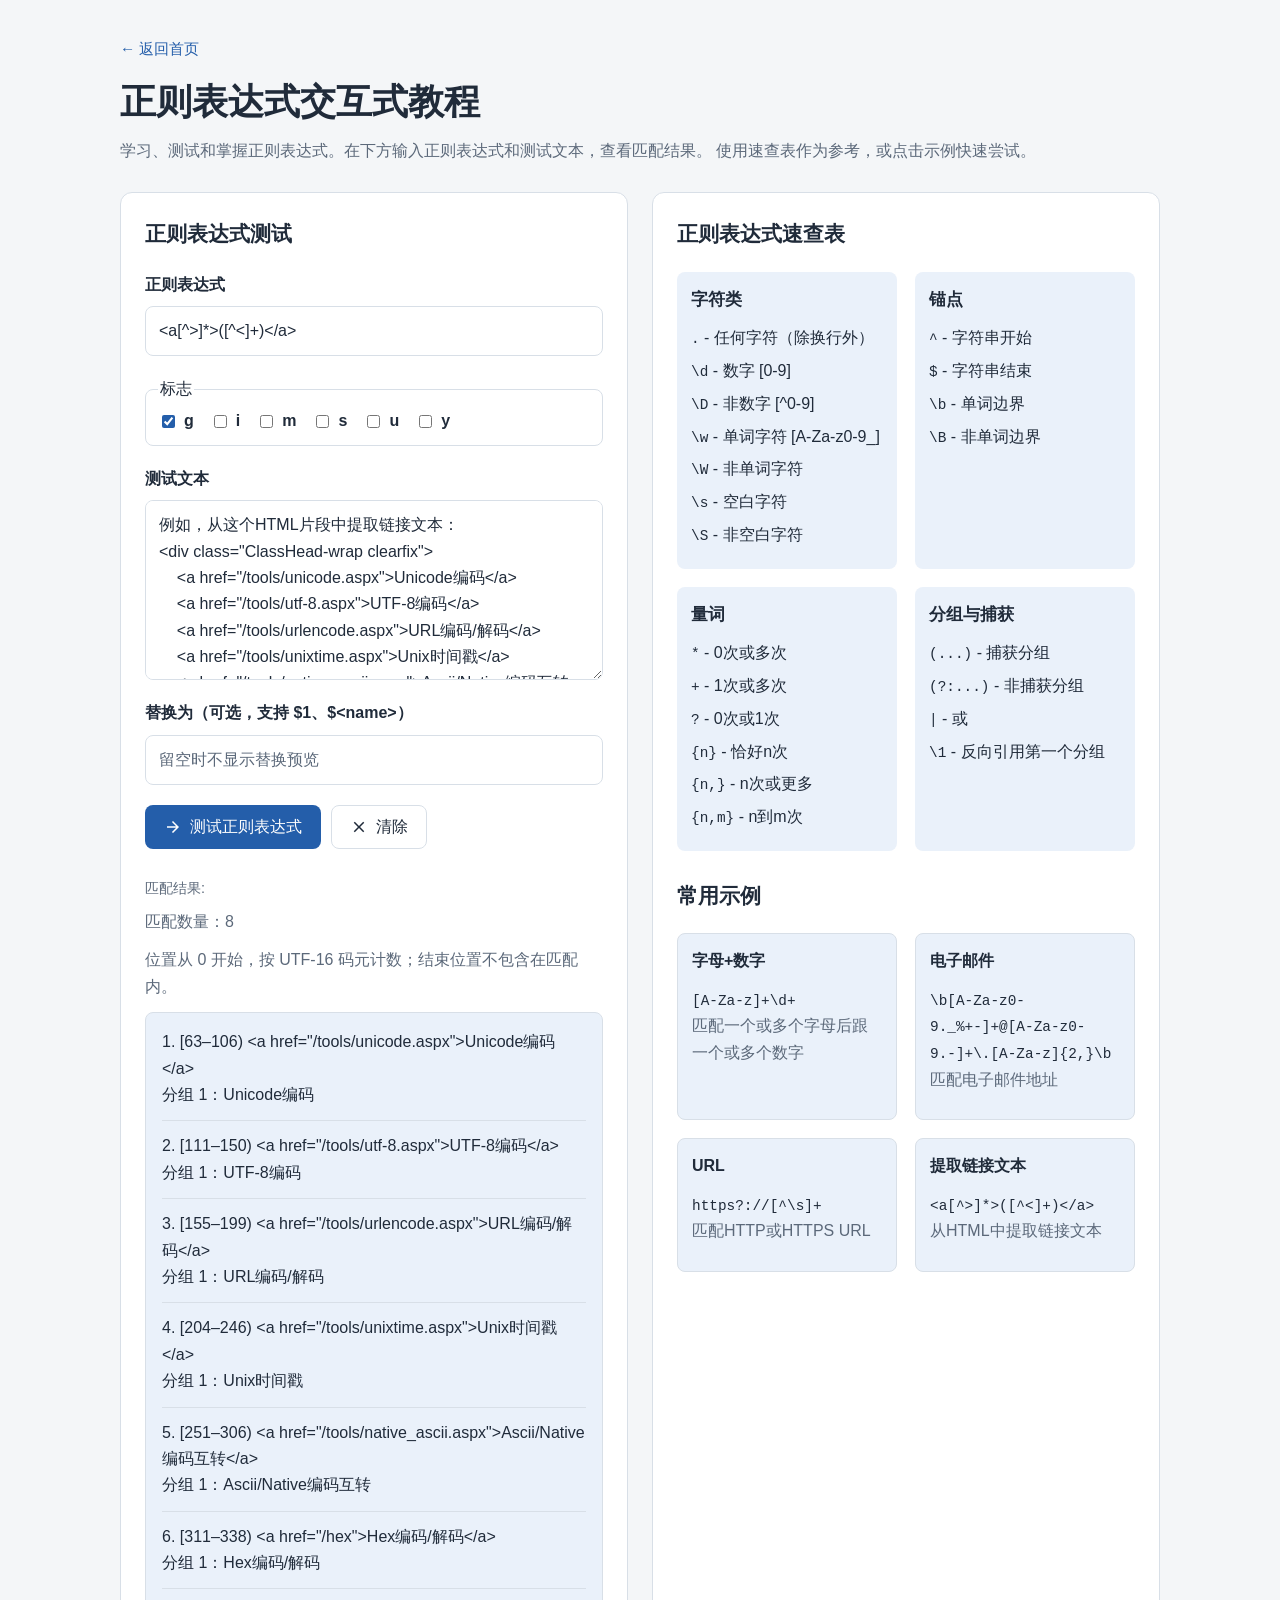
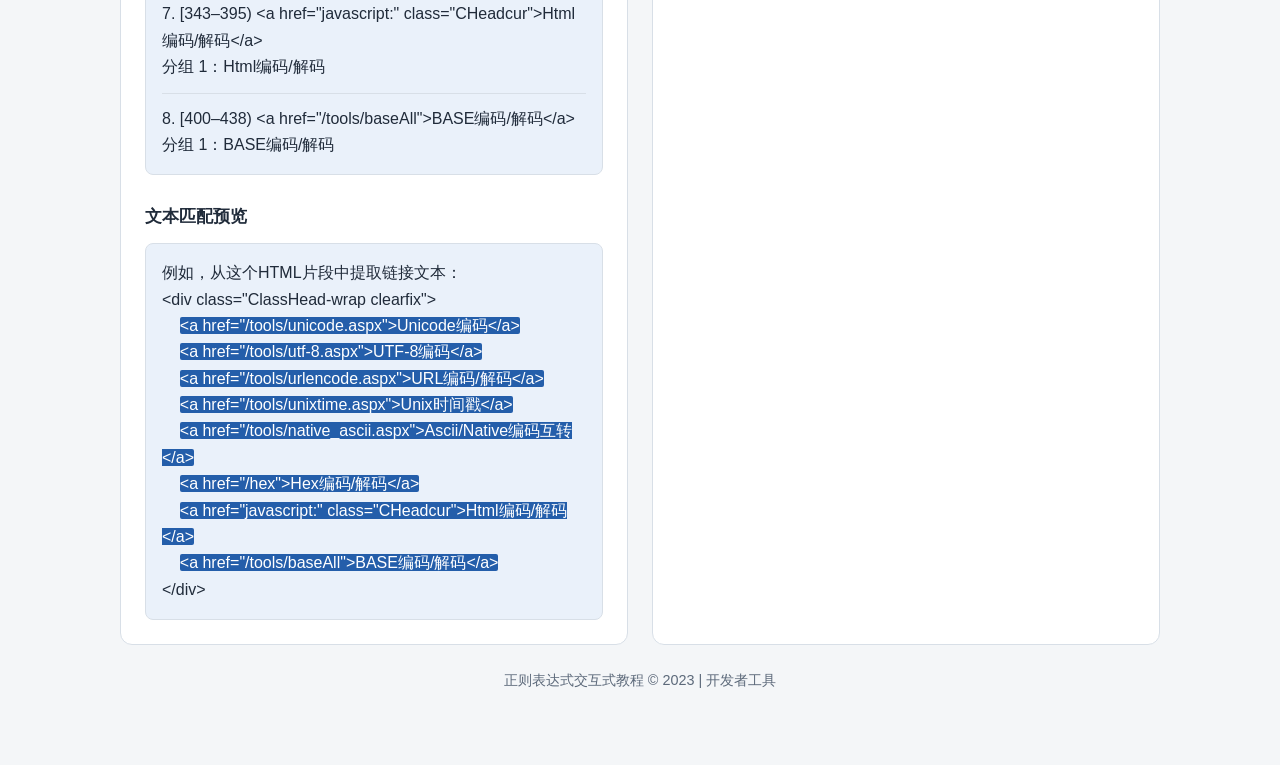
<file: regularexpressions.html>
<!DOCTYPE html>
<html lang="zh-CN">
<head>
    <meta charset="UTF-8">
    <meta name="viewport" content="width=device-width, initial-scale=1.0">
    <title>页面已迁移</title>
    <link rel="canonical" href="regex-tester.html">
    <meta http-equiv="refresh" content="0; url=regex-tester.html">
    <script>location.replace("regex-tester.html" + location.search + location.hash);</script>
</head>
<body>
    <p>页面已迁移，<a id="destination" href="regex-tester.html">点击前往新页面</a>。</p>
    <script>document.getElementById("destination").href += location.search + location.hash;</script>
</body>
</html>
</file>
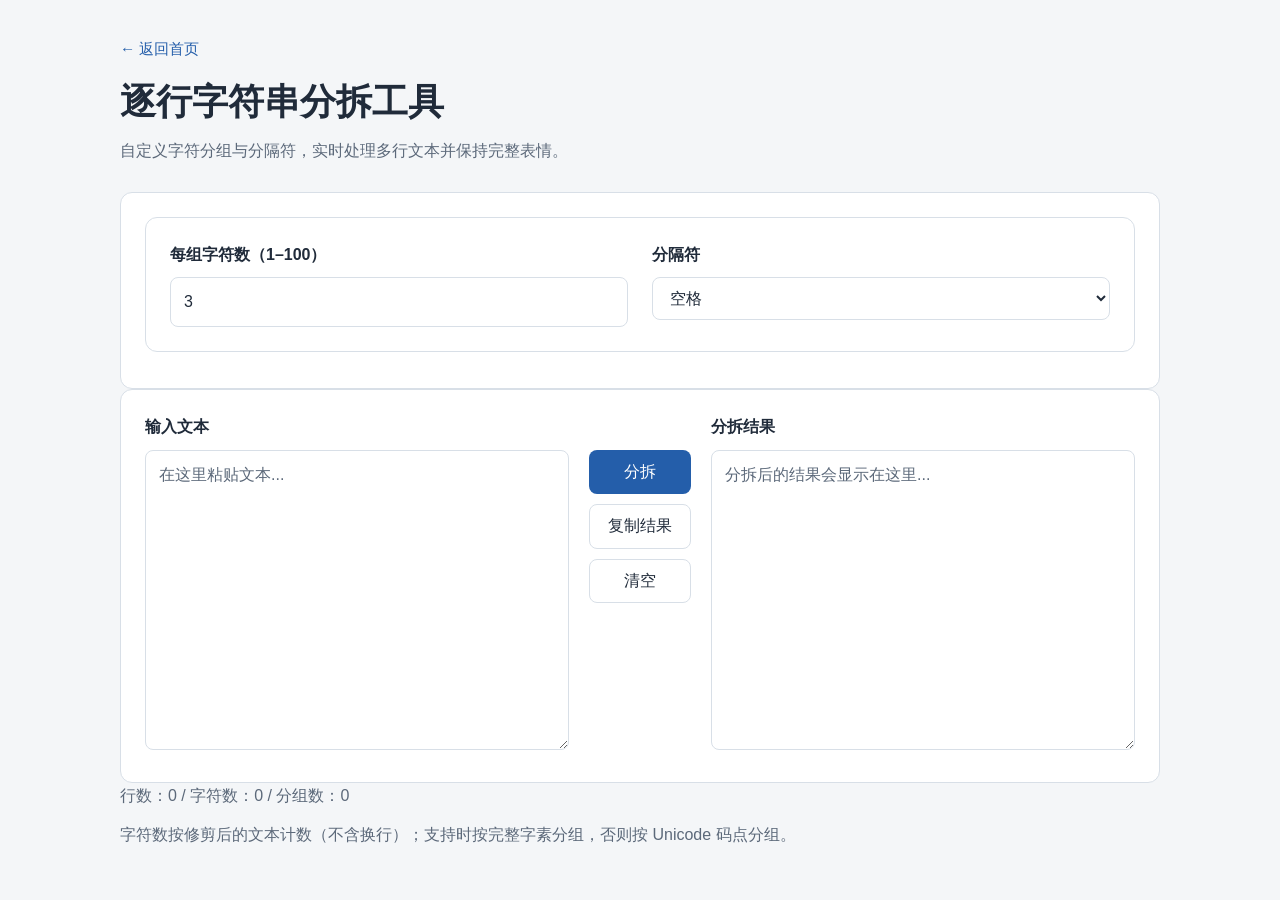
<file: string-splitter.html>
<!DOCTYPE html>
<html lang="zh-CN">
<head>
<meta charset="UTF-8">
<meta name="viewport" content="width=device-width, initial-scale=1.0">
<title>逐行字符串分拆工具</title>
    <link rel="stylesheet" href="assets/style.css">
</head>
<body class="tool-page">

<main class="container">
    <header class="page-header">
        <a class="back-link" href="index.html">← 返回首页</a>
        <h1>逐行字符串分拆工具</h1>
        <p class="description">自定义字符分组与分隔符，实时处理多行文本并保持完整表情。</p>
    </header>
    <div class="panel">
        <div class="input-section">
            <div>
                <label for="chunkSize">每组字符数（1–100）</label>
                <input type="number" id="chunkSize" min="1" max="100" step="1" value="3">
            </div>
            <div>
                <label for="separator">分隔符</label>
                <select id="separator">
                    <option value="space">空格</option>
                    <option value="comma">逗号</option>
                    <option value="hyphen">短横线 -</option>
                    <option value="newline">换行</option>
                    <option value="custom">自定义</option>
                </select>
                <div id="customSeparatorGroup" hidden>
                    <label for="customSeparator">自定义分隔符</label>
                    <input type="text" id="customSeparator" placeholder="可留空">
                </div>
            </div>
        </div>
        <p id="splitStatus" class="inline-error" role="status"></p>
    </div>
    <div class="panel splitter-grid">
    <label for="inputText">输入文本<textarea id="inputText" placeholder="在这里粘贴文本..."></textarea></label>
    <div class="button-container">
        <button onclick="splitText()">分拆</button>
        <button class="secondary" onclick="copyToClipboard()">复制结果</button>
        <button class="secondary" onclick="clearText()">清空</button>
    </div>
    <label for="outputText">分拆结果<textarea id="outputText" placeholder="分拆后的结果会显示在这里..." readonly></textarea></label>
</div>
<p id="stats" role="status">行数：0 / 字符数：0 / 分组数：0</p>
<p class="description">字符数按修剪后的文本计数（不含换行）；支持时按完整字素分组，否则按 Unicode 码点分组。</p>
<p id="copyStatus" role="status"></p>

</main>

<script>
const segmenter = typeof Intl.Segmenter === 'function'
    ? new Intl.Segmenter('zh-CN', { granularity: 'grapheme' })
    : null;

function characters(text) {
    return segmenter ? Array.from(segmenter.segment(text), item => item.segment) : Array.from(text);
}

function splitText() {
    const input = document.getElementById('inputText').value;
    const size = Number(document.getElementById('chunkSize').value);
    const separatorType = document.getElementById('separator').value;
    document.getElementById('customSeparatorGroup').hidden = separatorType !== 'custom';
    document.getElementById('copyStatus').textContent = '';
    const status = document.getElementById('splitStatus');
    const output = document.getElementById('outputText');
    const stats = document.getElementById('stats');
    status.textContent = '';
    if (!Number.isInteger(size) || size < 1 || size > 100) {
        status.textContent = '每组字符数必须是 1–100 之间的整数';
        output.value = '';
        stats.textContent = '行数：— / 字符数：— / 分组数：—';
        return;
    }
    const separators = { space: ' ', comma: ',', hyphen: '-', newline: '\n' };
    const separator = separatorType === 'custom'
        ? document.getElementById('customSeparator').value
        : separators[separatorType];
    const lines = input === '' ? [] : input.split('\n');
    let characterCount = 0;
    let groupCount = 0;
    output.value = lines.map(line => {
        const chars = characters(line.trim());
        characterCount += chars.length;
        const groups = [];
        for (let index = 0; index < chars.length; index += size) {
            groups.push(chars.slice(index, index + size).join(''));
        }
        groupCount += groups.length;
        return groups.join(separator);
    }).join('\n');
    stats.textContent = '行数：' + lines.length + ' / 字符数：' + characterCount + ' / 分组数：' + groupCount;
}

function clearText() {
    document.getElementById('inputText').value = '';
    splitText();
}

for (const id of ['inputText', 'chunkSize', 'customSeparator']) {
    document.getElementById(id).addEventListener('input', splitText);
}
document.getElementById('separator').addEventListener('change', splitText);
splitText();

async function copyToClipboard() {
    const output = document.getElementById('outputText');
    const status = document.getElementById('copyStatus');
    if (!output.value) {
        status.textContent = '没有可复制的结果';
        return;
    }
    try {
        if (!navigator.clipboard) throw new Error('剪贴板不可用');
        await navigator.clipboard.writeText(output.value);
        status.textContent = '分拆结果已复制到剪贴板！';
    } catch (error) {
        output.focus();
        output.select();
        output.setSelectionRange(0, output.value.length);
        status.textContent = '无法自动复制，已选中结果，请按 Ctrl+C 或长按复制。';
    }
}
</script>

</body>
</html>
</file>
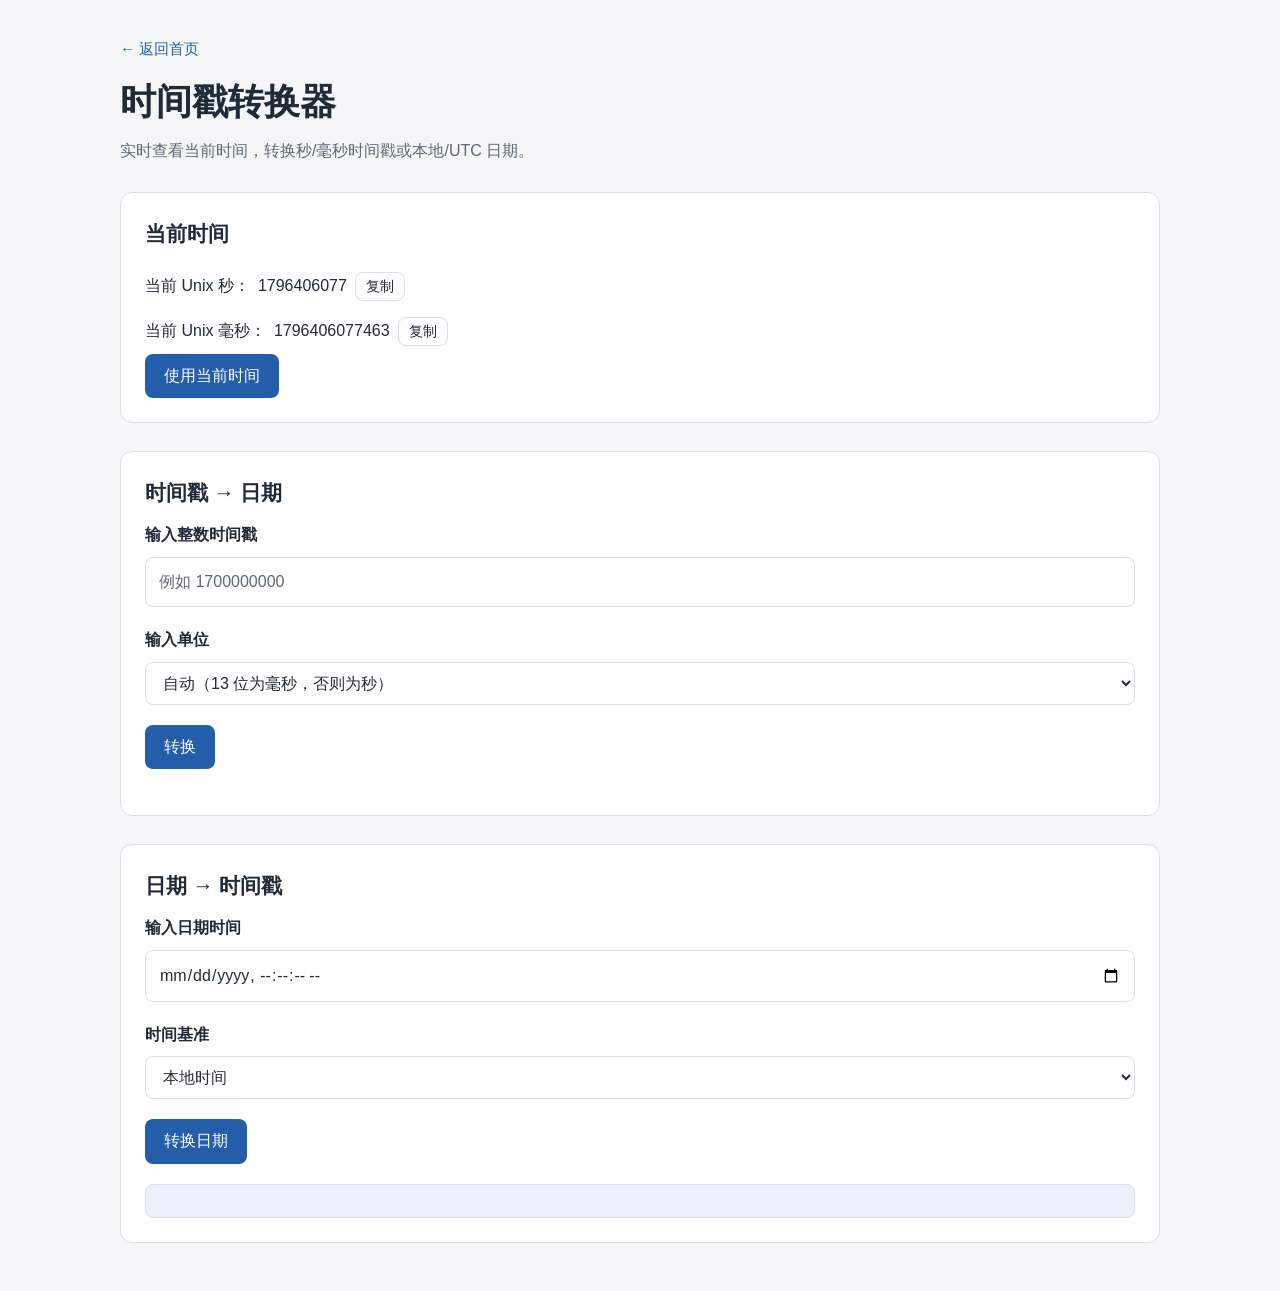
<file: timestamp-converter.html>
<!DOCTYPE html>
<html lang="zh-CN">
<head>
    <meta charset="UTF-8">
    <meta name="viewport" content="width=device-width, initial-scale=1.0">
    <title>时间戳转换器</title>
    <link rel="stylesheet" href="assets/style.css">
</head>
<body class="tool-page">
    <main class="container">
        <header class="page-header">
            <a class="back-link" href="index.html">← 返回首页</a>
            <h1>时间戳转换器</h1>
            <p class="description">实时查看当前时间，转换秒/毫秒时间戳或本地/UTC 日期。</p>
        </header>
        <section class="panel">
            <h2>当前时间</h2>
            <div id="current-time"></div>
            <button id="use-current" type="button">使用当前时间</button>
        </section>
        <section class="panel result-section">
            <h2>时间戳 → 日期</h2>
            <div class="form-group">
                <label for="timestamp">输入整数时间戳</label>
                <input type="text" inputmode="numeric" id="timestamp" placeholder="例如 1700000000">
            </div>
            <label for="timestamp-unit">输入单位</label>
            <select id="timestamp-unit">
                <option value="auto">自动（13 位为毫秒，否则为秒）</option>
                <option value="seconds">秒</option>
                <option value="milliseconds">毫秒</option>
            </select>
            <div class="buttons">
                <button id="convert-timestamp" type="button">转换</button>
            </div>
            <div id="result" role="status" class="result-box"></div>
        </section>
        <section class="panel result-section">
            <h2>日期 → 时间戳</h2>
            <div class="form-group">
                <label for="date-input">输入日期时间</label>
                <input type="datetime-local" id="date-input" step="1">
            </div>
            <label for="date-zone">时间基准</label>
            <select id="date-zone">
                <option value="local">本地时间</option>
                <option value="utc">UTC</option>
            </select>
            <div class="buttons">
                <button id="convert-date" type="button">转换日期</button>
            </div>
            <div id="reverse-result" role="status" class="result-box"></div>
        </section>
        <p id="timestamp-copy-status" role="status"></p>
    </main>

    <script>
        const timestampInput = document.getElementById('timestamp');
        const unitInput = document.getElementById('timestamp-unit');
        const result = document.getElementById('result');
        const dateInput = document.getElementById('date-input');
        const dateZone = document.getElementById('date-zone');
        const reverseResult = document.getElementById('reverse-result');
        const relativeFormat = new Intl.RelativeTimeFormat('zh-CN', { numeric: 'always' });
        let conversionTimer;
        let convertedDate;

        async function copyValue(value) {
            const status = document.getElementById('timestamp-copy-status');
            try {
                if (!navigator.clipboard) throw new Error('当前环境不支持剪贴板，请手动选择复制');
                await navigator.clipboard.writeText(value);
                status.textContent = '已复制到剪贴板';
            } catch (error) {
                status.textContent = '复制失败: ' + error.message;
            }
        }

        function outputRow(container, key, label, value) {
            const row = document.createElement('div');
            row.className = 'timestamp-row';
            const title = document.createElement('span');
            title.textContent = label + '：';
            const output = document.createElement('span');
            output.dataset.output = key;
            output.textContent = value;
            const copy = document.createElement('button');
            copy.className = 'secondary value-copy';
            copy.type = 'button';
            copy.textContent = '复制';
            copy.setAttribute('aria-label', '复制' + label);
            copy.addEventListener('click', () => copyValue(output.textContent));
            row.append(title, output, copy);
            container.append(row);
        }

        function relativeTime(date) {
            const seconds = (date.getTime() - Date.now()) / 1000;
            const units = [['year', 31536000], ['month', 2592000], ['day', 86400], ['hour', 3600], ['minute', 60], ['second', 1]];
            const [unit, divisor] = units.find(([, size]) => Math.abs(seconds) >= size) || units[units.length - 1];
            return relativeFormat.format(Math.round(seconds / divisor), unit);
        }

        function showError(container, message) {
            container.textContent = message;
            container.classList.add('inline-error');
        }

        function resetOutput(container) {
            container.replaceChildren();
            container.classList.remove('inline-error');
            document.getElementById('timestamp-copy-status').textContent = '';
        }

        function convertTimestamp() {
            clearTimeout(conversionTimer);
            convertedDate = null;
            resetOutput(result);
            const value = timestampInput.value.trim();
            if (!/^[+-]?\d+$/.test(value)) {
                showError(result, '请输入有效的整数时间戳！');
                return;
            }
            const isMilliseconds = unitInput.value === 'milliseconds' ||
                (unitInput.value === 'auto' && value.replace(/^[+-]/, '').length === 13);
            const timestamp = Number(value);
            const date = new Date(isMilliseconds ? timestamp : timestamp * 1000);
            if (!Number.isSafeInteger(timestamp) || Number.isNaN(date.getTime())) {
                showError(result, '时间戳超出有效日期范围！');
                return;
            }
            convertedDate = date;
            outputRow(result, 'local', '本地时间', date.toLocaleString());
            outputRow(result, 'iso', 'UTC/ISO', date.toISOString());
            outputRow(result, 'relative', '相对时间', relativeTime(date));
            outputRow(result, 'seconds', 'Unix 秒', String(date.getTime() / 1000));
            outputRow(result, 'milliseconds', 'Unix 毫秒', String(date.getTime()));
        }

        function scheduleConversion() {
            clearTimeout(conversionTimer);
            convertedDate = null;
            conversionTimer = setTimeout(convertTimestamp, 150);
        }

        function convertDate() {
            resetOutput(reverseResult);
            const value = dateInput.value;
            if (!value) {
                showError(reverseResult, '请输入有效的日期时间！');
                return;
            }
            const parts = /^(\d{4,})-(\d\d)-(\d\d)T(\d\d):(\d\d)(?::(\d\d))?$/.exec(value);
            const utc = dateZone.value === 'utc';
            const date = new Date(value + (utc ? 'Z' : ''));
            const prefix = utc ? 'getUTC' : 'get';
            const actual = ['FullYear', 'Month', 'Date', 'Hours', 'Minutes', 'Seconds'].map(field => date[prefix + field]());
            actual[1] += 1;
            if (!parts || Number.isNaN(date.getTime()) ||
                actual.some((number, index) => number !== Number(parts[index + 1] || 0))) {
                showError(reverseResult, '请输入有效的日期时间（该时间可能不存在）！');
                return;
            }
            outputRow(reverseResult, 'seconds', 'Unix 秒', String(Math.floor(date.getTime() / 1000)));
            outputRow(reverseResult, 'milliseconds', 'Unix 毫秒', String(date.getTime()));
        }

        const clock = document.getElementById('current-time');
        outputRow(clock, 'seconds', '当前 Unix 秒', '');
        outputRow(clock, 'milliseconds', '当前 Unix 毫秒', '');
        function tick() {
            const now = Date.now();
            clock.querySelector('[data-output="seconds"]').textContent = String(Math.floor(now / 1000));
            clock.querySelector('[data-output="milliseconds"]').textContent = String(now);
            const relative = result.querySelector('[data-output="relative"]');
            if (relative && convertedDate) relative.textContent = relativeTime(convertedDate);
        }
        tick();
        setInterval(tick, 1000);
        timestampInput.addEventListener('input', scheduleConversion);
        unitInput.addEventListener('change', scheduleConversion);
        timestampInput.addEventListener('keydown', event => {
            if (event.key === 'Enter') convertTimestamp();
        });
        document.getElementById('convert-timestamp').addEventListener('click', convertTimestamp);
        document.getElementById('use-current').addEventListener('click', () => {
            timestampInput.value = String(unitInput.value === 'seconds' ? Math.floor(Date.now() / 1000) : Date.now());
            convertTimestamp();
        });
        dateInput.addEventListener('input', convertDate);
        dateZone.addEventListener('change', convertDate);
        document.getElementById('convert-date').addEventListener('click', convertDate);
    </script>
</body>
</html>
</file>
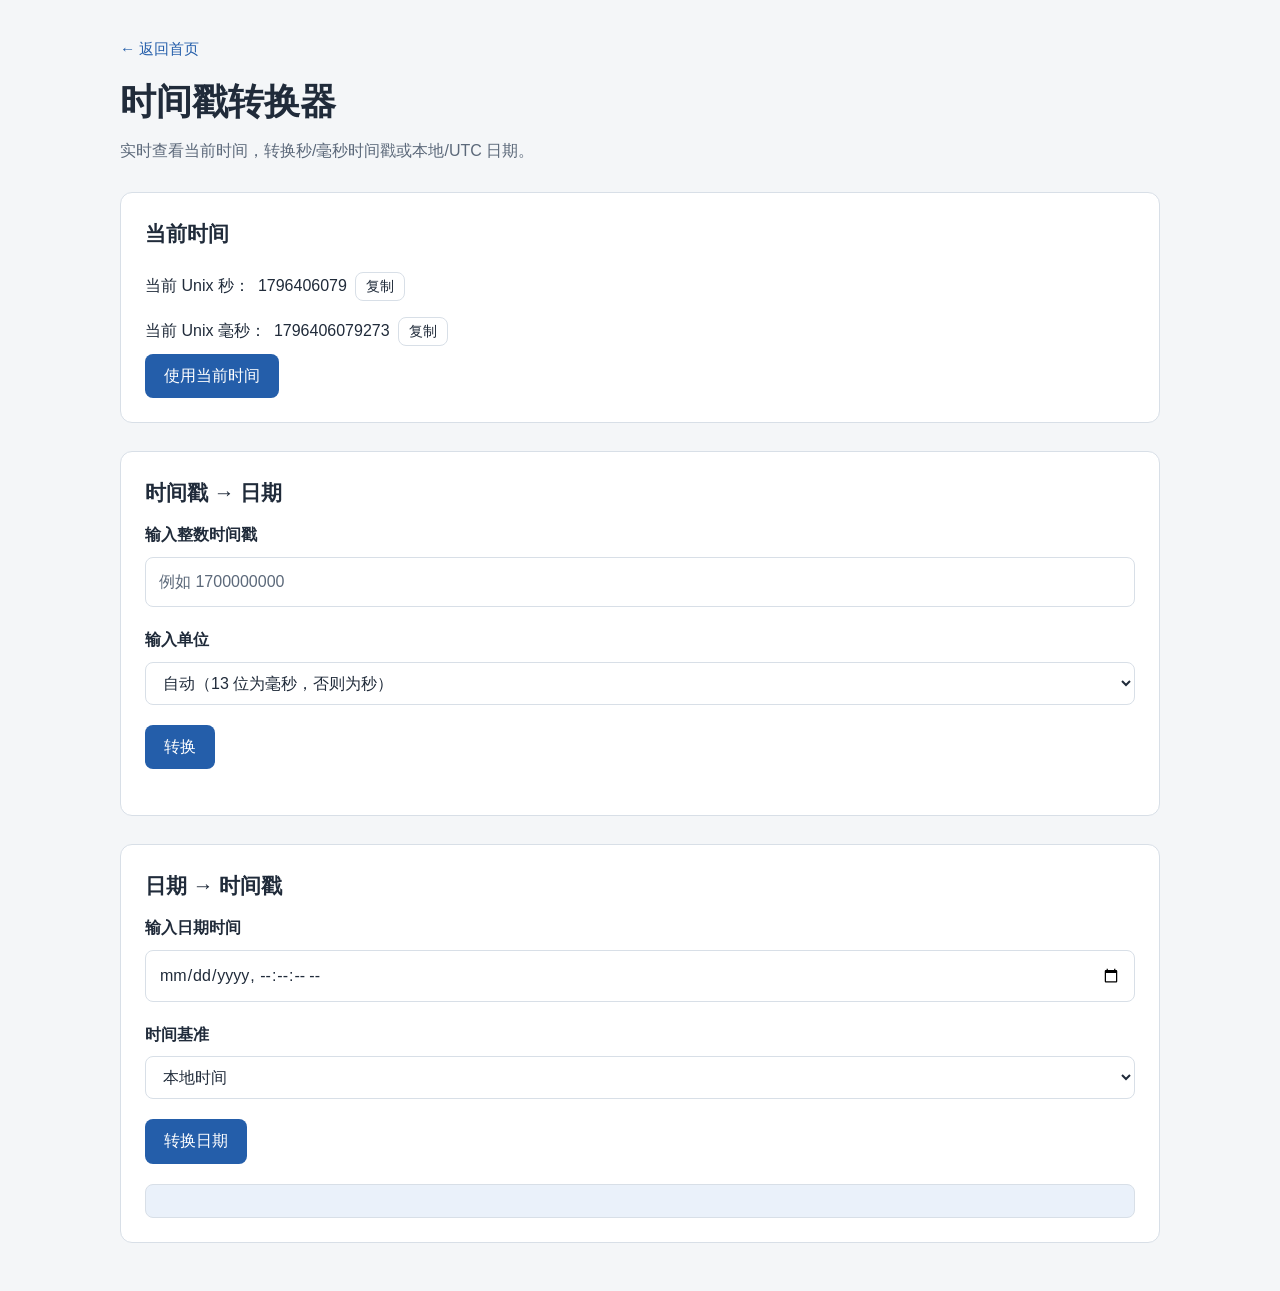
<file: timestamps.html>
<!DOCTYPE html>
<html lang="zh-CN">
<head>
    <meta charset="UTF-8">
    <meta name="viewport" content="width=device-width, initial-scale=1.0">
    <title>页面已迁移</title>
    <link rel="canonical" href="timestamp-converter.html">
    <meta http-equiv="refresh" content="0; url=timestamp-converter.html">
    <script>location.replace("timestamp-converter.html" + location.search + location.hash);</script>
</head>
<body>
    <p>页面已迁移，<a id="destination" href="timestamp-converter.html">点击前往新页面</a>。</p>
    <script>document.getElementById("destination").href += location.search + location.hash;</script>
</body>
</html>
</file>
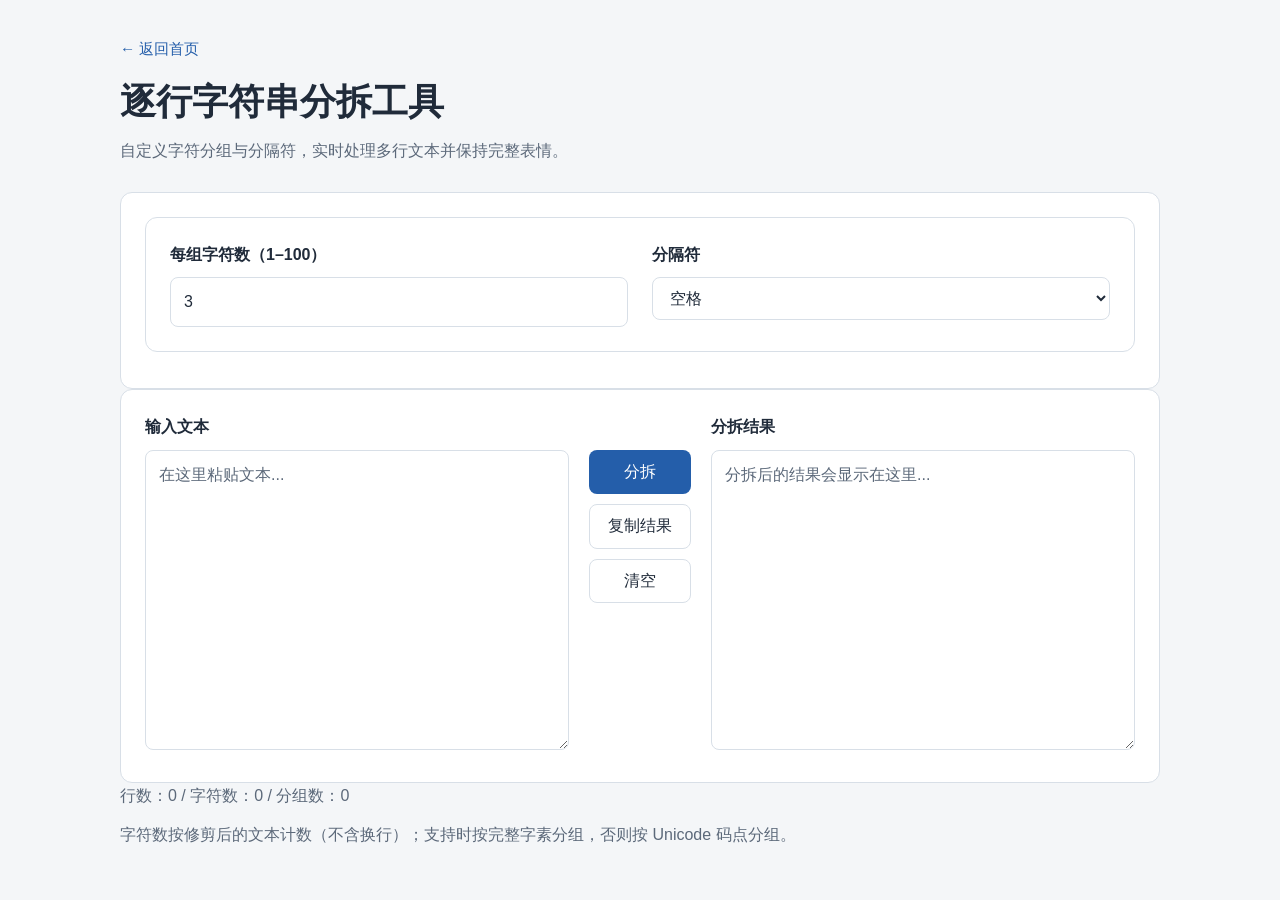
<file: vinRPOsplit.html>
<!DOCTYPE html>
<html lang="zh-CN">
<head>
    <meta charset="UTF-8">
    <meta name="viewport" content="width=device-width, initial-scale=1.0">
    <title>页面已迁移</title>
    <link rel="canonical" href="string-splitter.html">
    <meta http-equiv="refresh" content="0; url=string-splitter.html">
    <script>location.replace("string-splitter.html" + location.search + location.hash);</script>
</head>
<body>
    <p>页面已迁移，<a id="destination" href="string-splitter.html">点击前往新页面</a>。</p>
    <script>document.getElementById("destination").href += location.search + location.hash;</script>
</body>
</html>
</file>
<file: assets/style.css>
:root {
    color-scheme: light dark;
    --bg: #f4f6f8;
    --surface: #ffffff;
    --text: #202b3a;
    --muted: #5c697a;
    --border: #d8dfe7;
    --accent: #245eaa;
    --accent-hover: #194a89;
    --soft: #eaf1fa;
    --error: #b42318;
    --radius: 12px;
}
@media (prefers-color-scheme: dark) {
    :root {
        --bg: #111821;
        --surface: #1b2532;
        --text: #e5ebf3;
        --muted: #a8b6c8;
        --border: #354356;
        --accent: #99c3ff;
        --accent-hover: #c1dbff;
        --soft: #253950;
        --error: #ffa69e;
    }
}
* { box-sizing: border-box; }
[hidden] { display: none !important; }
body {
    margin: 0;
    background: var(--bg);
    color: var(--text);
    font-family: -apple-system, BlinkMacSystemFont, "Segoe UI", "PingFang SC", "Microsoft YaHei", "Noto Sans CJK SC", sans-serif;
    line-height: 1.65;
}
h1, h2, h3, h4, p { margin: 0 0 12px; }
h1 { font-size: clamp(1.65rem, 4vw, 2.25rem); line-height: 1.3; }
h2 { font-size: 1.3rem; }
h3 { font-size: 1.05rem; }
a { color: var(--accent); text-underline-offset: 3px; }
a:hover { color: var(--accent-hover); }
button, input, select, textarea { font: inherit; }
button, .btn {
    display: inline-flex;
    align-items: center;
    justify-content: center;
    gap: 8px;
    padding: 10px 18px;
    border: 1px solid transparent;
    border-radius: 8px;
    background: var(--accent);
    color: var(--surface);
    cursor: pointer;
    text-decoration: none;
    line-height: 1.4;
}
button:hover, .btn:hover { background: var(--accent-hover); color: var(--surface); }
.secondary, .copy-btn, .clear-btn, .btn-outline {
    background: var(--surface);
    border-color: var(--border);
    color: var(--text);
}
.secondary:hover, .copy-btn:hover, .clear-btn:hover, .btn-outline:hover {
    background: var(--soft);
    color: var(--text);
}
:focus-visible { outline: 3px solid var(--accent); outline-offset: 3px; }
label { display: block; font-weight: 600; margin-bottom: 8px; }
input, select, textarea {
    width: 100%;
    min-width: 0;
    padding: 11px 13px;
    border: 1px solid var(--border);
    border-radius: 8px;
    background: var(--surface);
    color: var(--text);
}
textarea { display: block; min-height: 180px; resize: vertical; font-weight: 400; }
input::placeholder, textarea::placeholder { color: var(--muted); opacity: 1; }
input + button { margin-top: 12px; }
.container { width: min(100% - 48px, 1200px); margin: 0 auto; padding: 36px 0; }
.tool-page .container { max-width: 1040px; }
.page-header { margin-bottom: 28px; }
.back-link { display: inline-block; margin-bottom: 18px; text-decoration: none; font-size: .95rem; }
.description, .card-desc, .example-desc, .featured-card-desc { color: var(--muted); }
.panel, .card, .featured-card, .regex-section, .test-section, .input-section, .instructions {
    background: var(--surface);
    border: 1px solid var(--border);
    border-radius: var(--radius);
    padding: 24px;
}
.input-section, .content { display: grid; grid-template-columns: 1fr 1fr; gap: 24px; }
.content > *, .input-section > *, .splitter-grid > * { min-width: 0; }
.form-group, .input-group { margin-bottom: 20px; }
.buttons, .button-container { display: flex; flex-wrap: wrap; gap: 10px; margin: 20px 0; }
.result-section, .result-container, .instructions, .example-section { margin-top: 28px; }
.result-grid { display: grid; grid-template-columns: repeat(auto-fit, minmax(min(100%, 220px), 1fr)); gap: 16px; }
.result-box, #match-result {
    background: var(--soft);
    border: 1px solid var(--border);
    border-radius: 8px;
    padding: 16px;
    overflow-wrap: anywhere;
}
#result { margin-top: 20px; white-space: pre-line; min-height: 64px; }
#result:empty { min-height: 0; padding: 0; border-color: transparent; background: transparent; }
#match-result.matches > div { white-space: pre-wrap; }
.result-title { font-size: .9rem; color: var(--muted); margin-bottom: 8px; }
.result-value { font-size: 1.1rem; overflow-wrap: anywhere; }
.conversion-row { border-top: 1px solid var(--border); padding-top: 12px; margin-top: 12px; }
.value-copy { padding: 4px 10px; margin-top: 8px; font-size: .85rem; }
.timestamp-row { display: flex; align-items: center; flex-wrap: wrap; gap: 8px; padding: 8px 0; overflow-wrap: anywhere; }
.timestamp-row .value-copy { margin: 0; }
.timestamp-row [data-output] { min-width: 0; }
#result .timestamp-row { white-space: normal; }
.regex-flags { display: flex; flex-wrap: wrap; gap: 16px; border: 1px solid var(--border); border-radius: 8px; margin: 0 0 20px; }
.regex-flags label { display: inline-flex; align-items: center; gap: 6px; margin: 0; }
.regex-flags input { width: auto; accent-color: var(--accent); }
.regex-preview, .regex-match { white-space: pre-wrap; overflow-wrap: anywhere; }
.regex-match + .regex-match { border-top: 1px solid var(--border); margin-top: 12px; padding-top: 12px; }
.regex-preview { min-height: 64px; }
.regex-preview mark { background: var(--accent); color: var(--surface); border-radius: 2px; }
.regex-preview .zero-match { display: inline-block; height: 1em; border-left: 2px solid var(--accent); vertical-align: text-bottom; }
#copy-replacement { margin-top: 12px; }
.no-matches, [role="status"] { color: var(--muted); }
.inline-error { color: var(--error); }
.notification {
    position: fixed;
    bottom: 24px;
    right: 24px;
    max-width: min(460px, calc(100% - 48px));
    padding: 14px 20px;
    border-radius: 8px;
    color: #fff;
    background: #245eaa;
    opacity: 0;
    pointer-events: none;
}
.notification.show { opacity: 1; }
.notification.error { background: #b42318; }
.footer, footer { color: var(--muted); font-size: .9rem; text-align: center; padding: 24px; }
.cheat-sheet-content, .example-grid { display: grid; grid-template-columns: 1fr 1fr; gap: 18px; }
.cheat-item, .example-card { min-width: 0; padding: 14px; background: var(--soft); border-radius: 8px; overflow-wrap: anywhere; }
.cheat-item p { margin-bottom: 6px; }
.example-card { cursor: pointer; border: 1px solid var(--border); }
.example-card:hover { border-color: var(--accent); }
code { font-family: ui-monospace, SFMono-Regular, Consolas, monospace; font-size: .9em; }
.icon { flex-shrink: 0; fill: currentColor; }
.splitter-grid { display: grid; grid-template-columns: 1fr auto 1fr; gap: 20px; align-items: start; }
.splitter-grid textarea { min-height: 300px; margin-top: 10px; }
.splitter-grid .button-container { flex-direction: column; margin-top: 36px; }

/* Dashboard layout */
.dashboard > header { background: var(--surface); border-bottom: 1px solid var(--border); position: sticky; top: 0; z-index: 10; }
.header-content, .category-nav-content, .footer-content { max-width: 1200px; margin: auto; padding: 16px 24px; display: flex; align-items: center; justify-content: space-between; gap: 24px; }
.logo, .footer-brand { display: flex; align-items: center; gap: 12px; font-weight: 700; }
.logo { font-size: 1.35rem; }
.logo-icon { display: grid; place-items: center; background: var(--soft); border-radius: 8px; width: 36px; height: 36px; }
.nav-links, .header-actions, .footer-links { display: flex; gap: 20px; }
.nav-links a, .footer-links a { color: var(--muted); text-decoration: none; }
.category-nav { background: var(--surface); border-bottom: 1px solid var(--border); overflow-x: auto; }
.category-nav-content { justify-content: flex-start; gap: 8px; }
.category-btn { white-space: nowrap; border-radius: 24px; background: transparent; color: var(--muted); }
.category-btn.active { background: var(--accent); color: var(--surface); }
.section, .featured { margin-bottom: 40px; }
.section-header, .card-header, .card-footer { display: flex; align-items: center; justify-content: space-between; gap: 12px; }
.section-header { margin-bottom: 20px; }
.section-header h2 { margin: 0; }
.view-all { font-size: .9rem; text-decoration: none; white-space: nowrap; }
.grid, .featured-grid { display: grid; grid-template-columns: repeat(auto-fill, minmax(min(100%, 300px), 1fr)); gap: 16px; }
.card, .featured-card { display: block; text-decoration: none; color: var(--text); }
.card:hover, .featured-card:hover { border-color: var(--accent); color: var(--text); }
.card-title, .featured-card-title { font-size: 1.05rem; margin-bottom: 0; }
.card-header { margin-bottom: 12px; }
.card-fav { display: grid; place-items: center; width: 32px; height: 32px; background: var(--soft); border-radius: 50%; flex-shrink: 0; }
.card-desc, .featured-card-desc { font-size: .9rem; }
.card-footer { border-top: 1px solid var(--border); padding-top: 12px; }
.card-tags { display: flex; gap: 6px; flex-wrap: wrap; }
.tag { padding: 3px 10px; border-radius: 16px; background: var(--soft); color: var(--accent); font-size: .75rem; }
.card-meta { color: var(--muted); font-size: .8rem; }
.featured { background: var(--soft); padding: 28px; border: 1px solid var(--border); border-radius: var(--radius); }
.featured-title { font-size: 1.5rem; }
.featured-desc { color: var(--muted); margin-bottom: 24px; }
.featured-card-title { margin-bottom: 8px; }
.featured-card-desc { margin-bottom: 0; }
.dashboard footer { background: var(--surface); border-top: 1px solid var(--border); text-align: left; }
@media (max-width: 768px) {
    .container { width: calc(100% - 32px); padding: 24px 0; }
    .input-section, .content, .splitter-grid { grid-template-columns: 1fr; }
    .panel, .regex-section, .test-section, .input-section, .instructions, .featured { padding: 20px; }
    .splitter-grid .button-container { flex-direction: row; margin: 0; }
    .cheat-sheet-content, .example-grid { grid-template-columns: 1fr; }
    .nav-links { display: none; }
    .header-content { flex-wrap: wrap; gap: 12px; padding: 14px 16px; }
    .header-actions { gap: 8px; }
    .header-actions .btn { padding: 8px 12px; }
    .footer-content { flex-direction: column; align-items: flex-start; padding: 0; }
    .footer-links { flex-wrap: wrap; }
}
</file>
